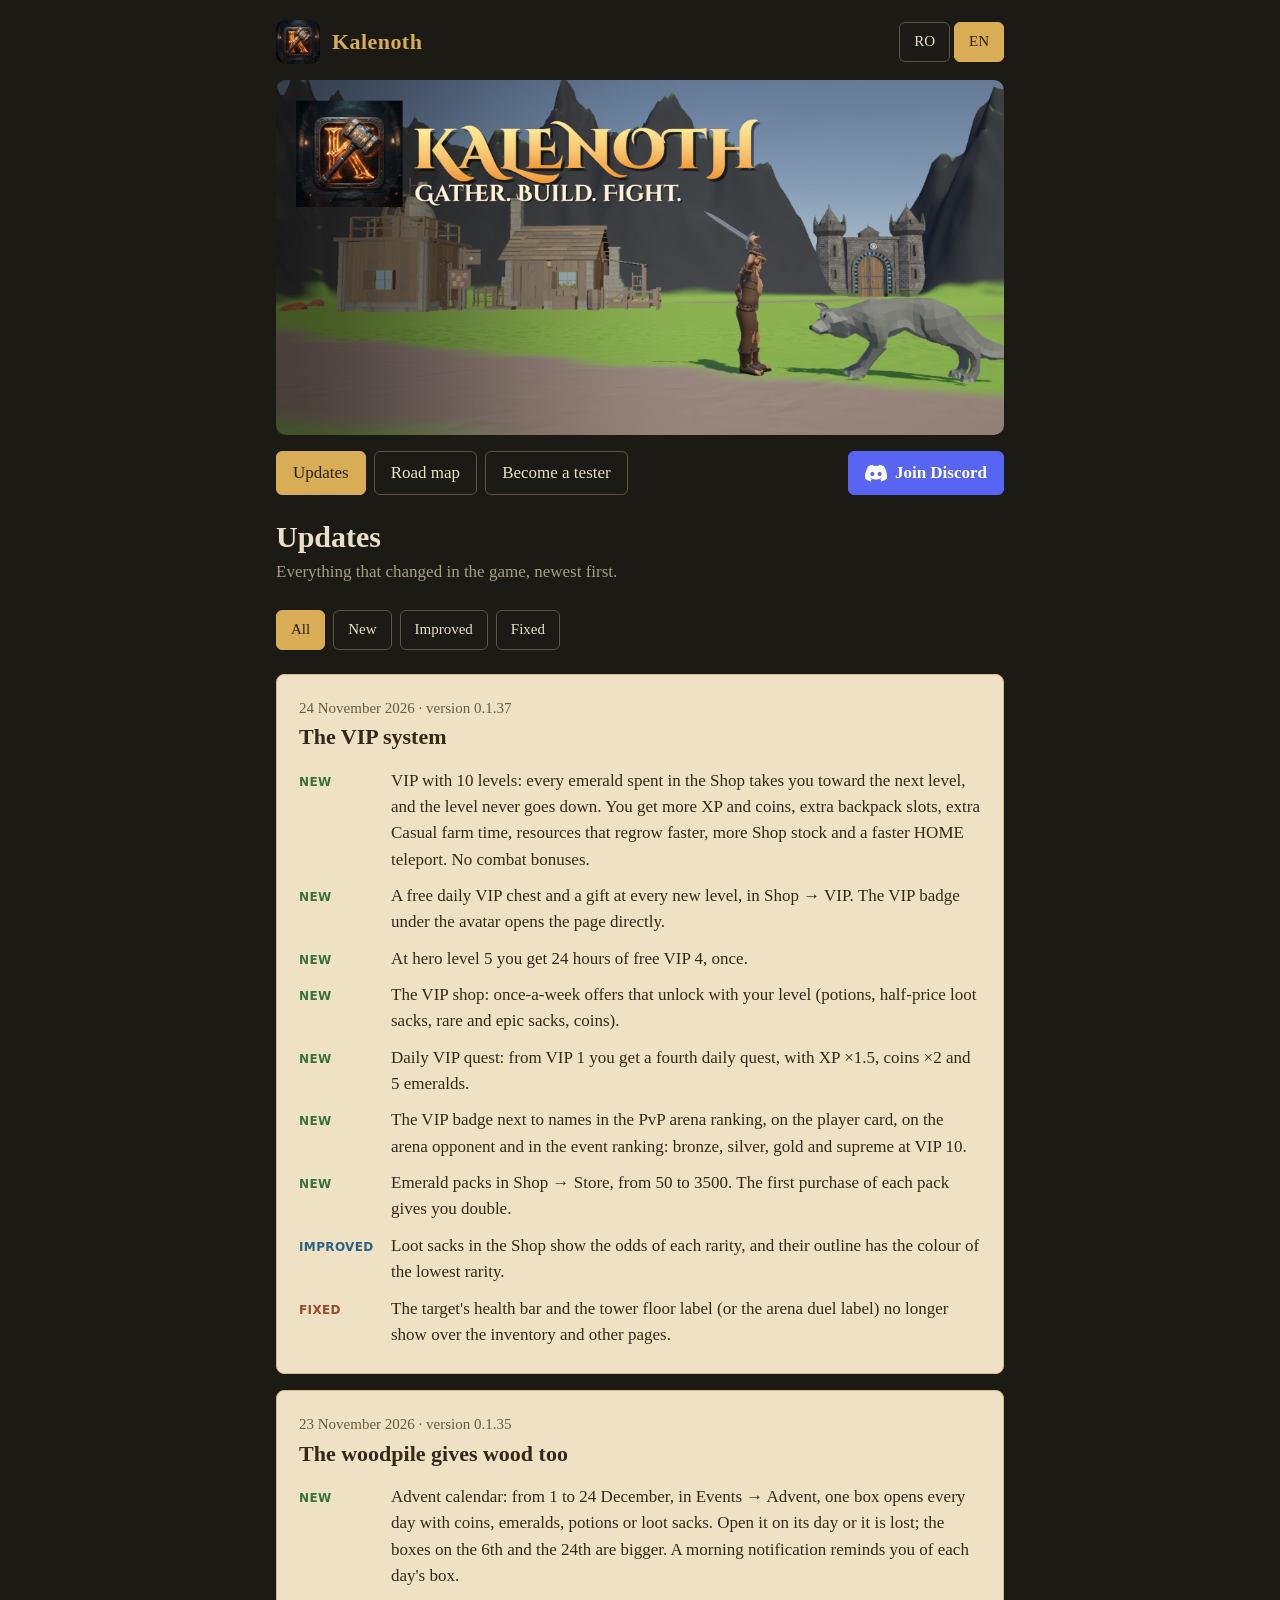
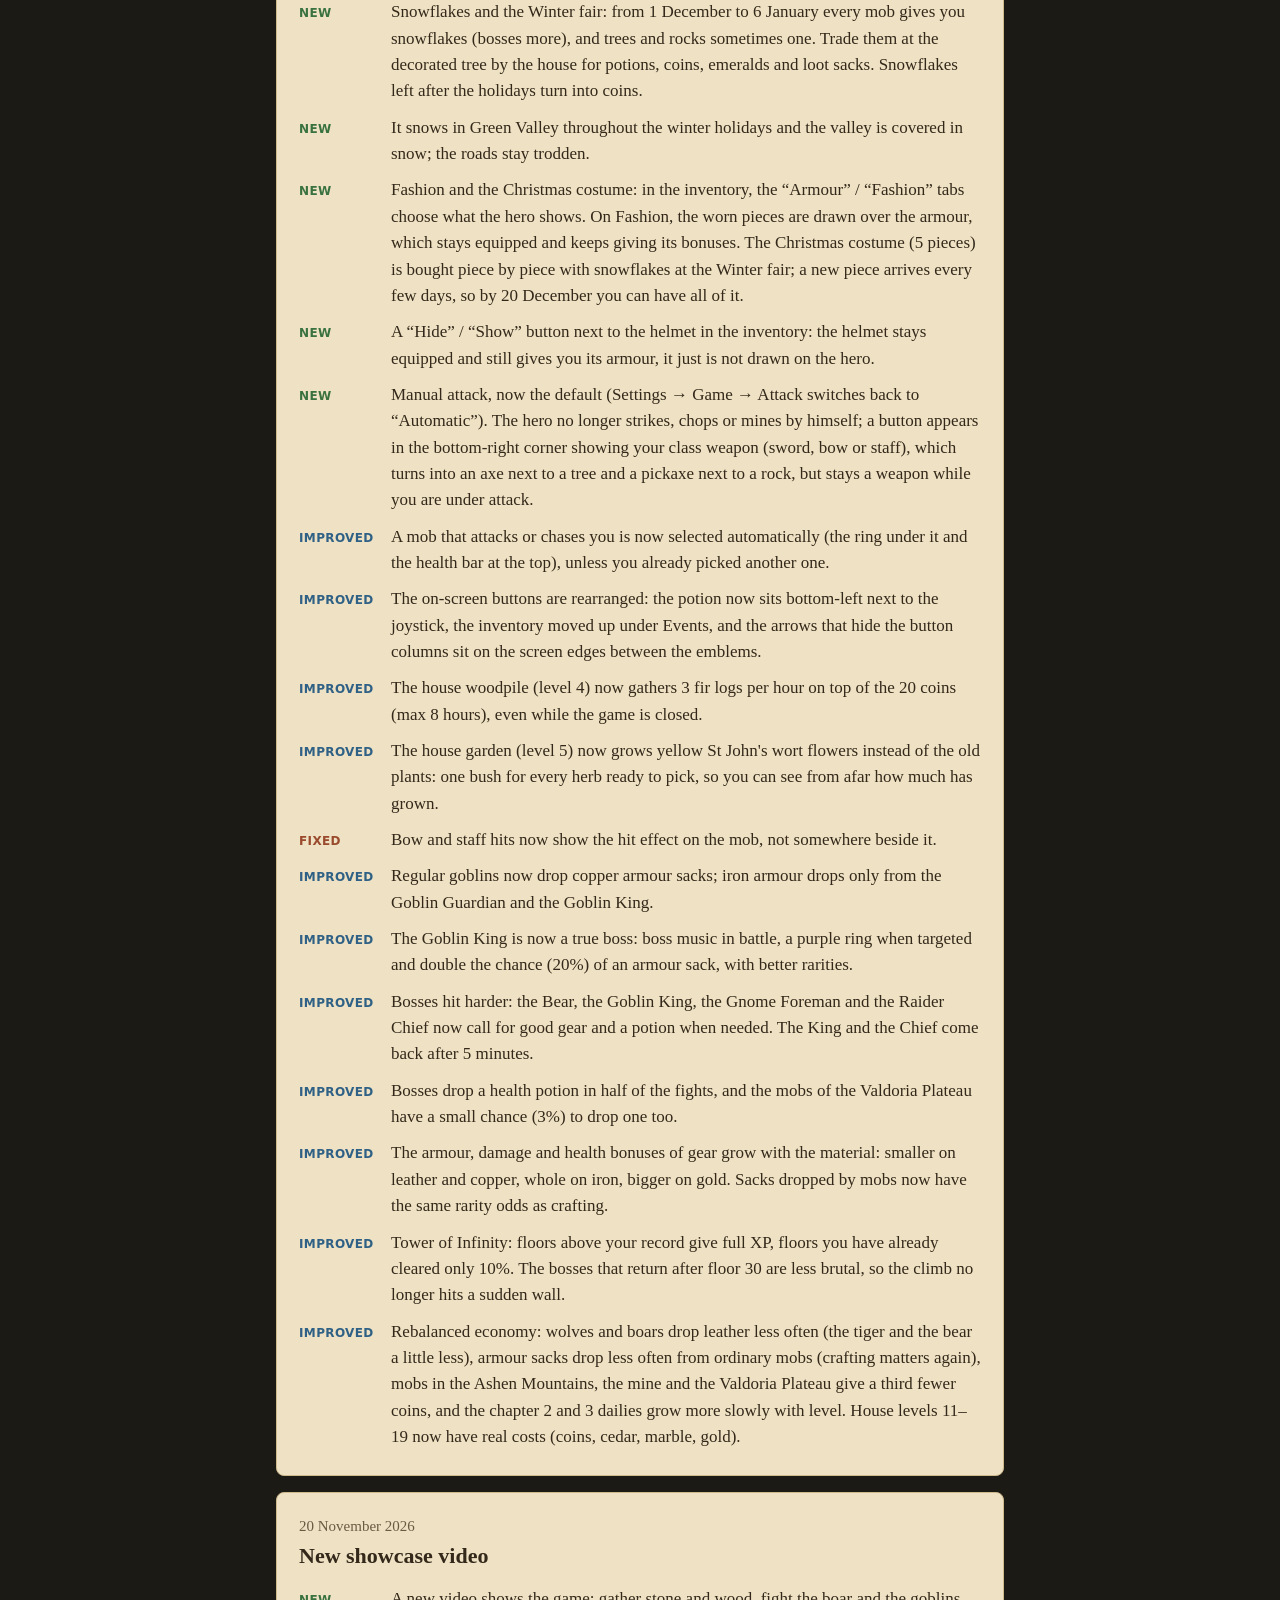
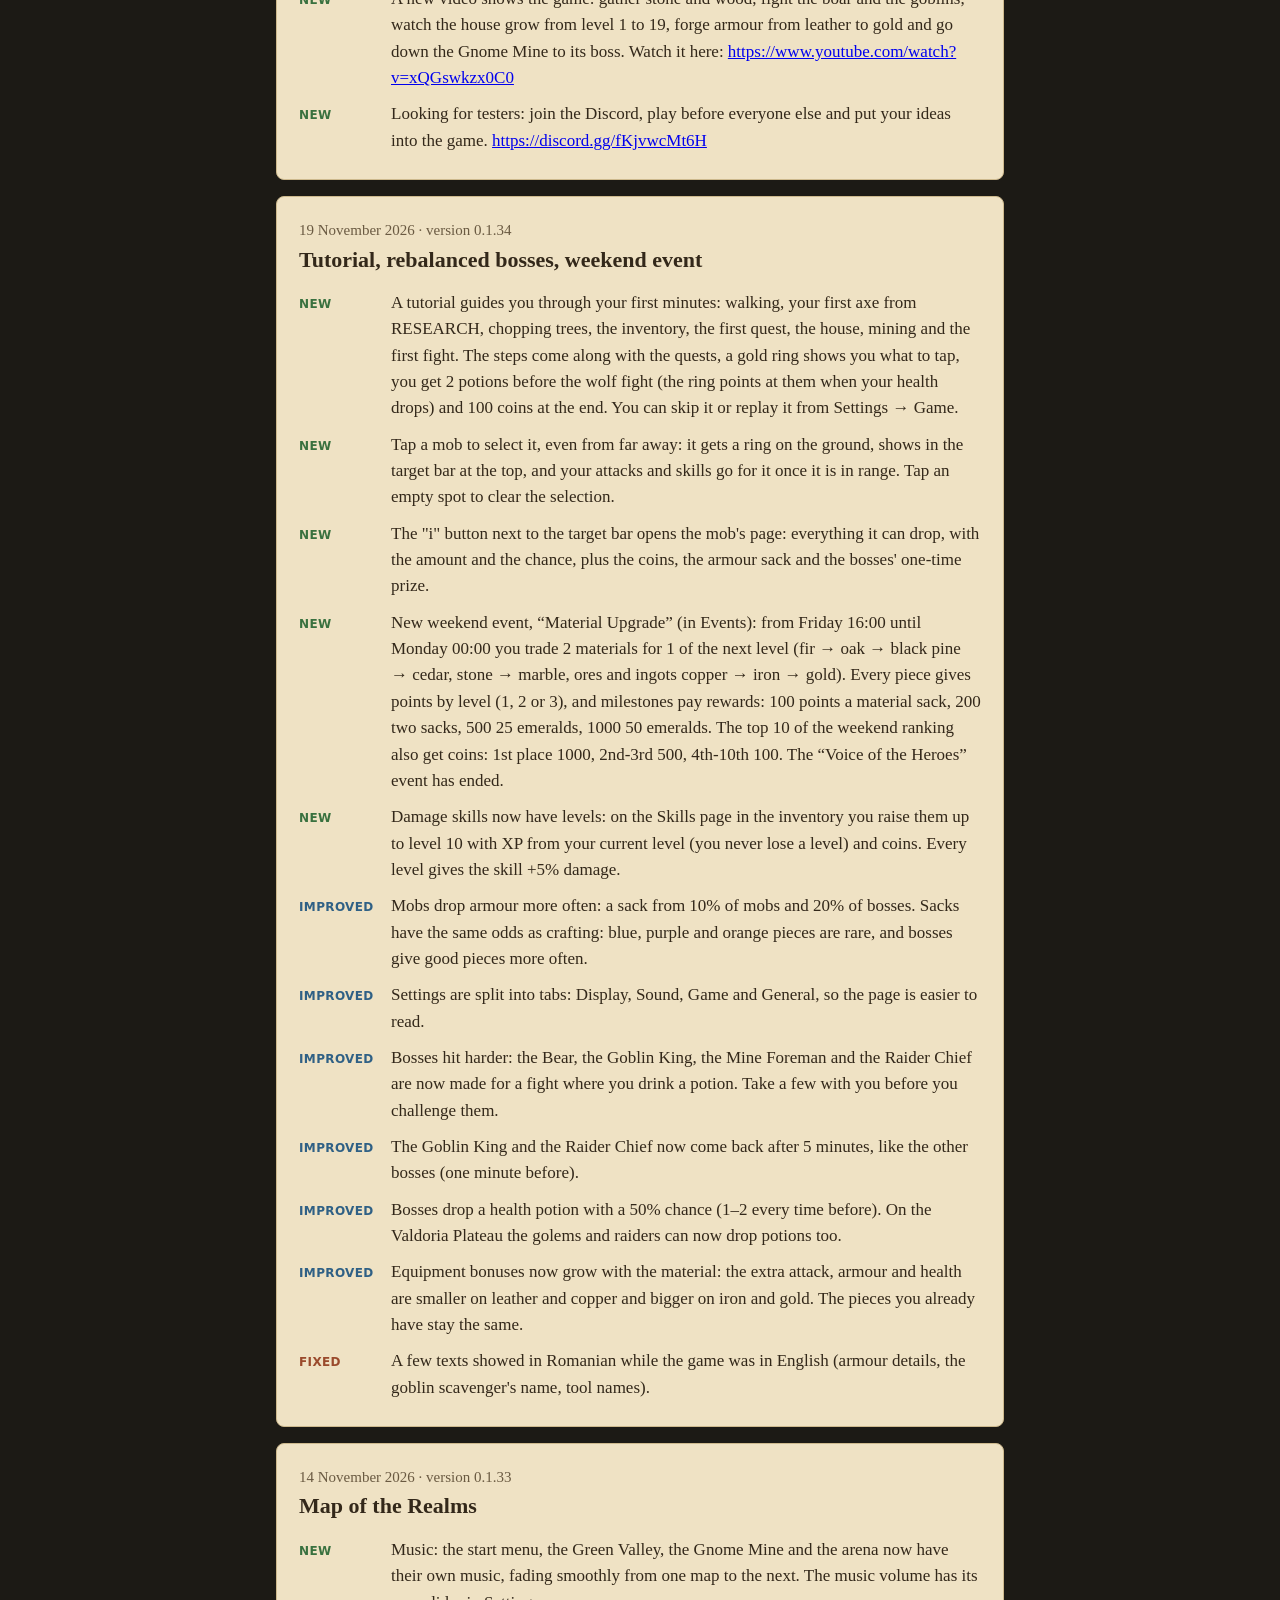
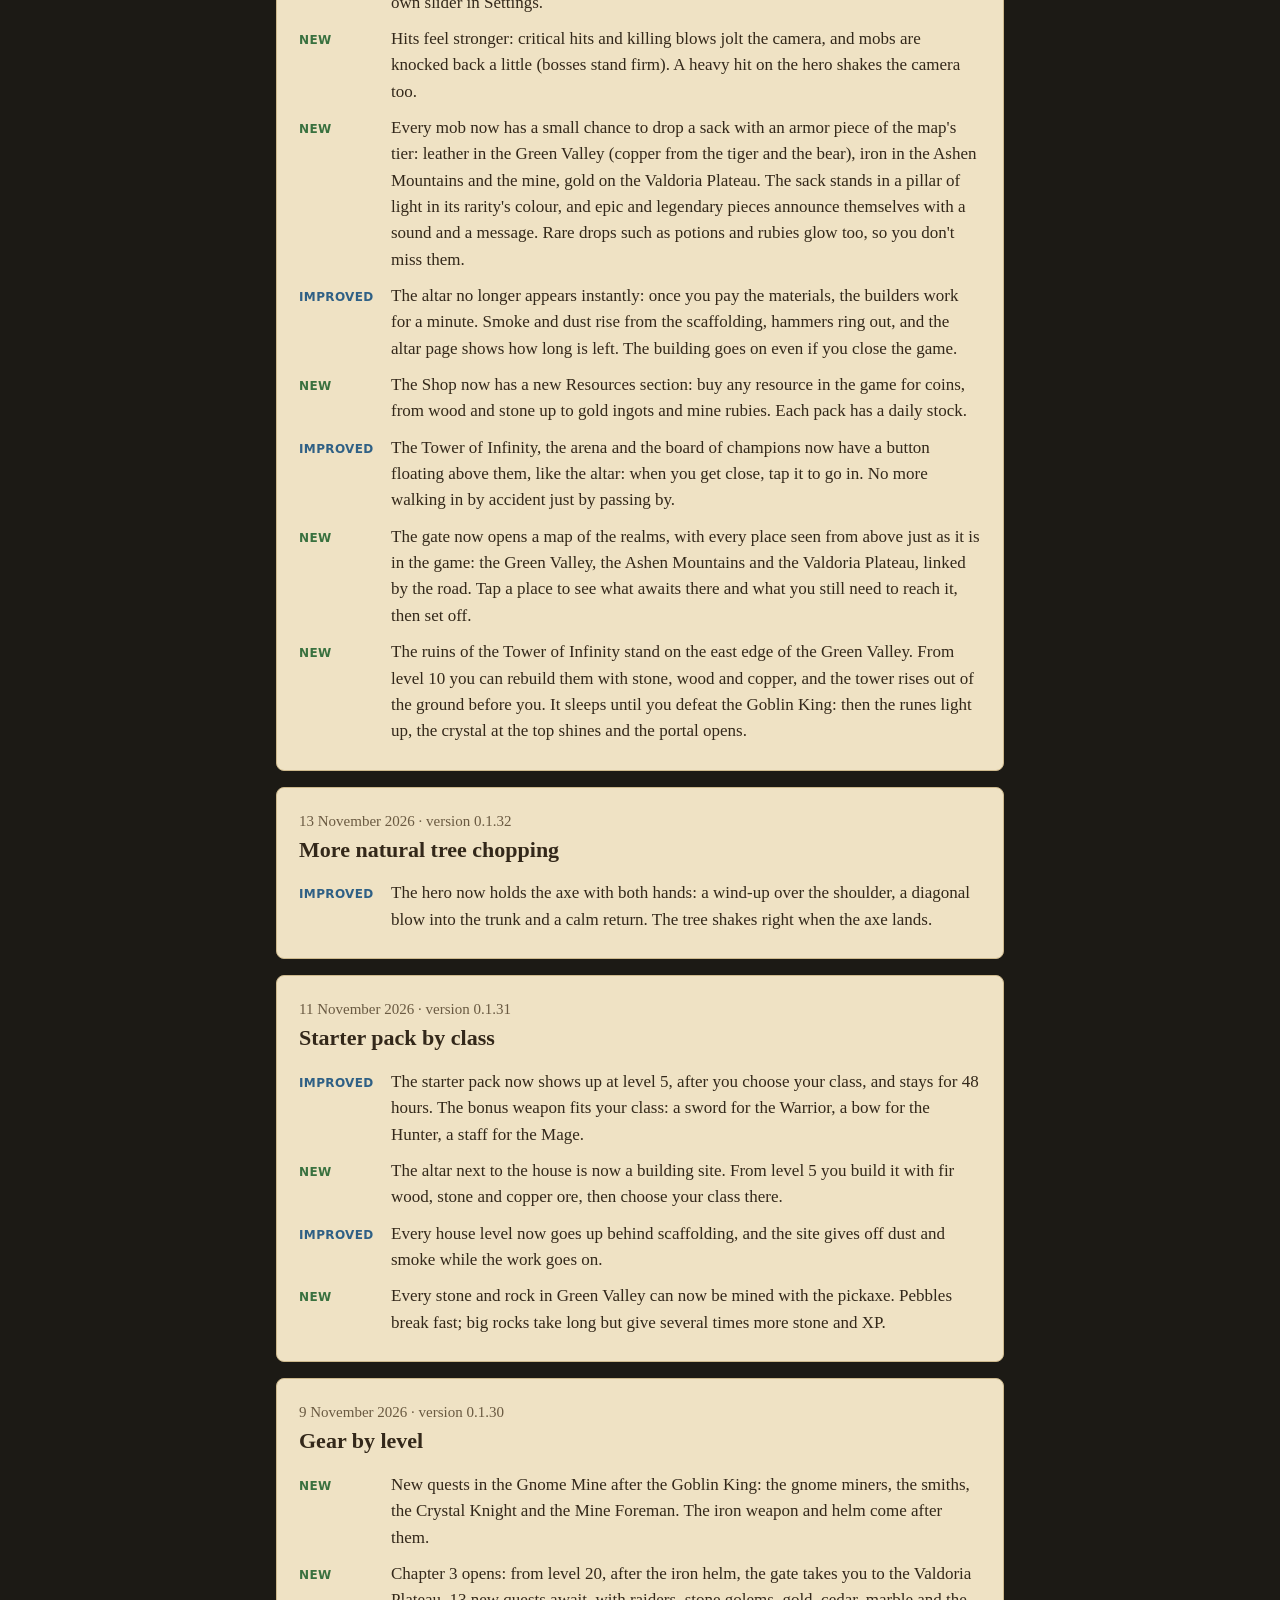
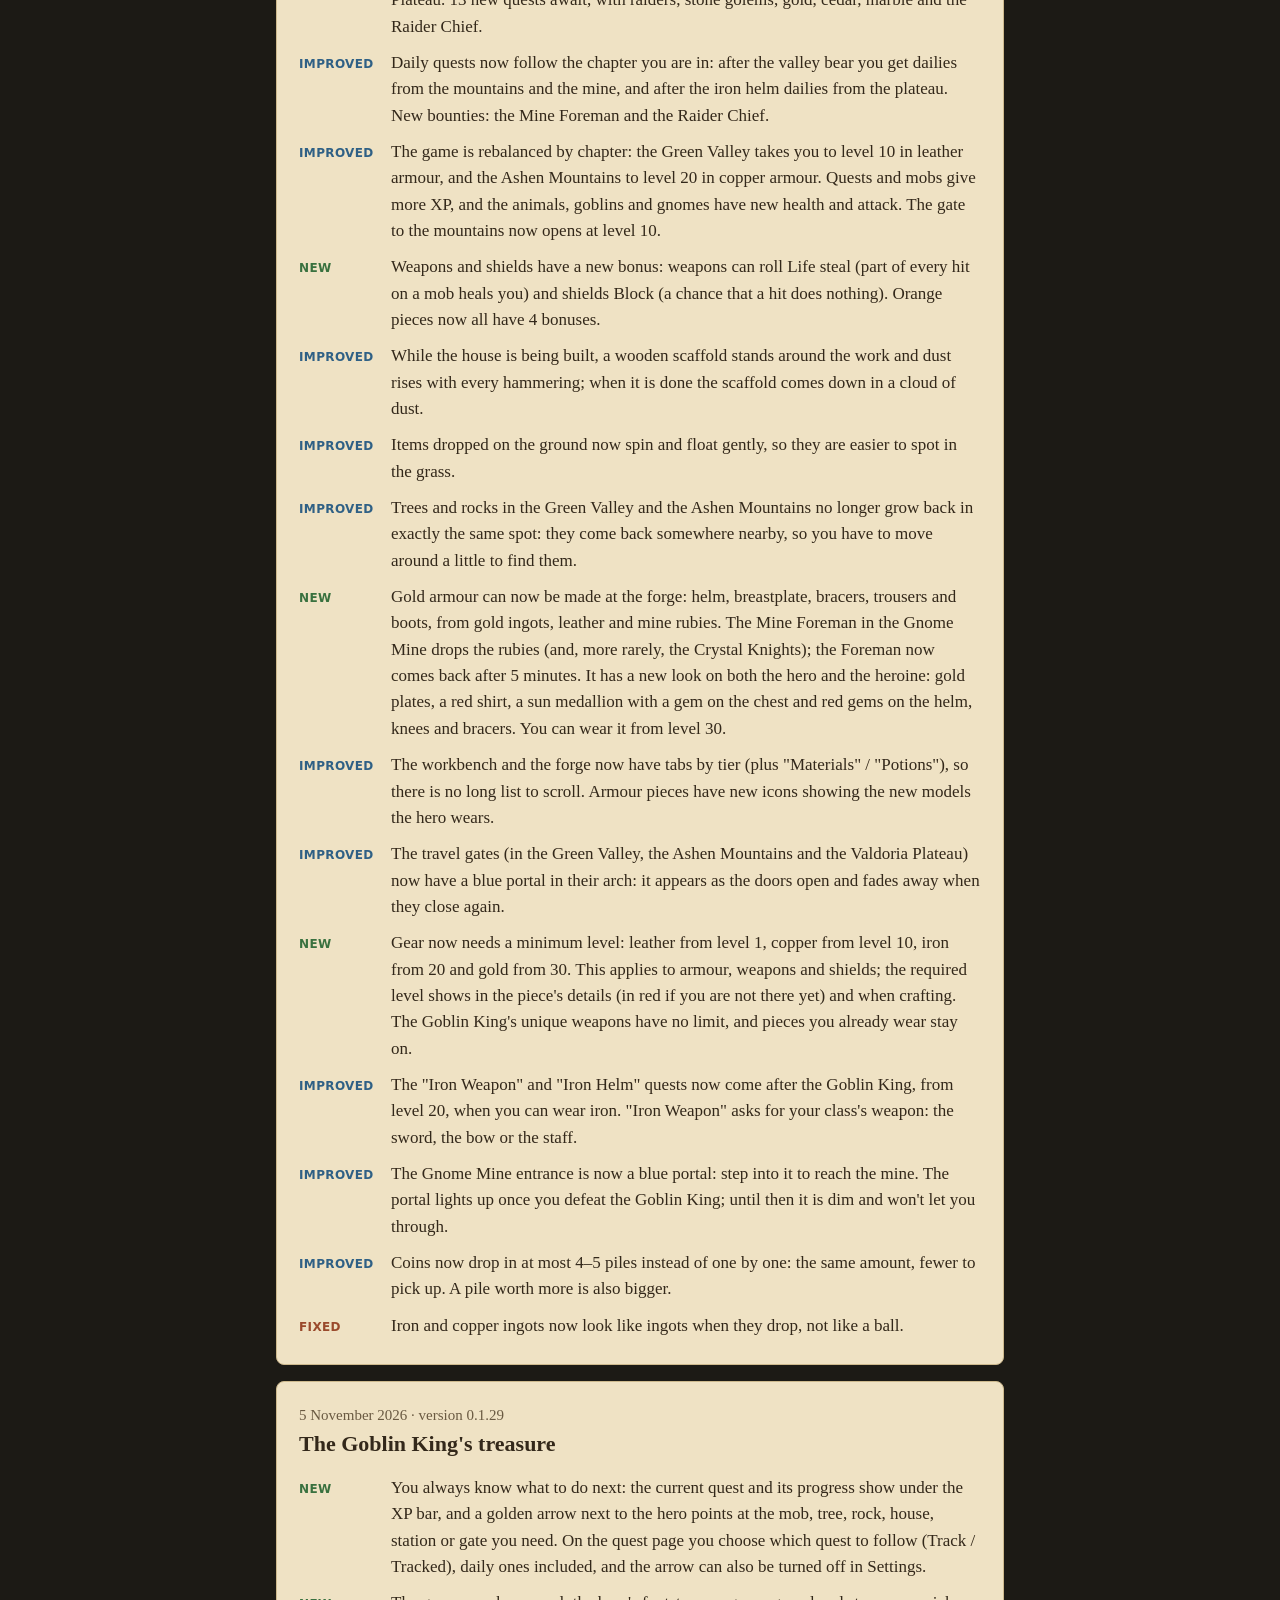
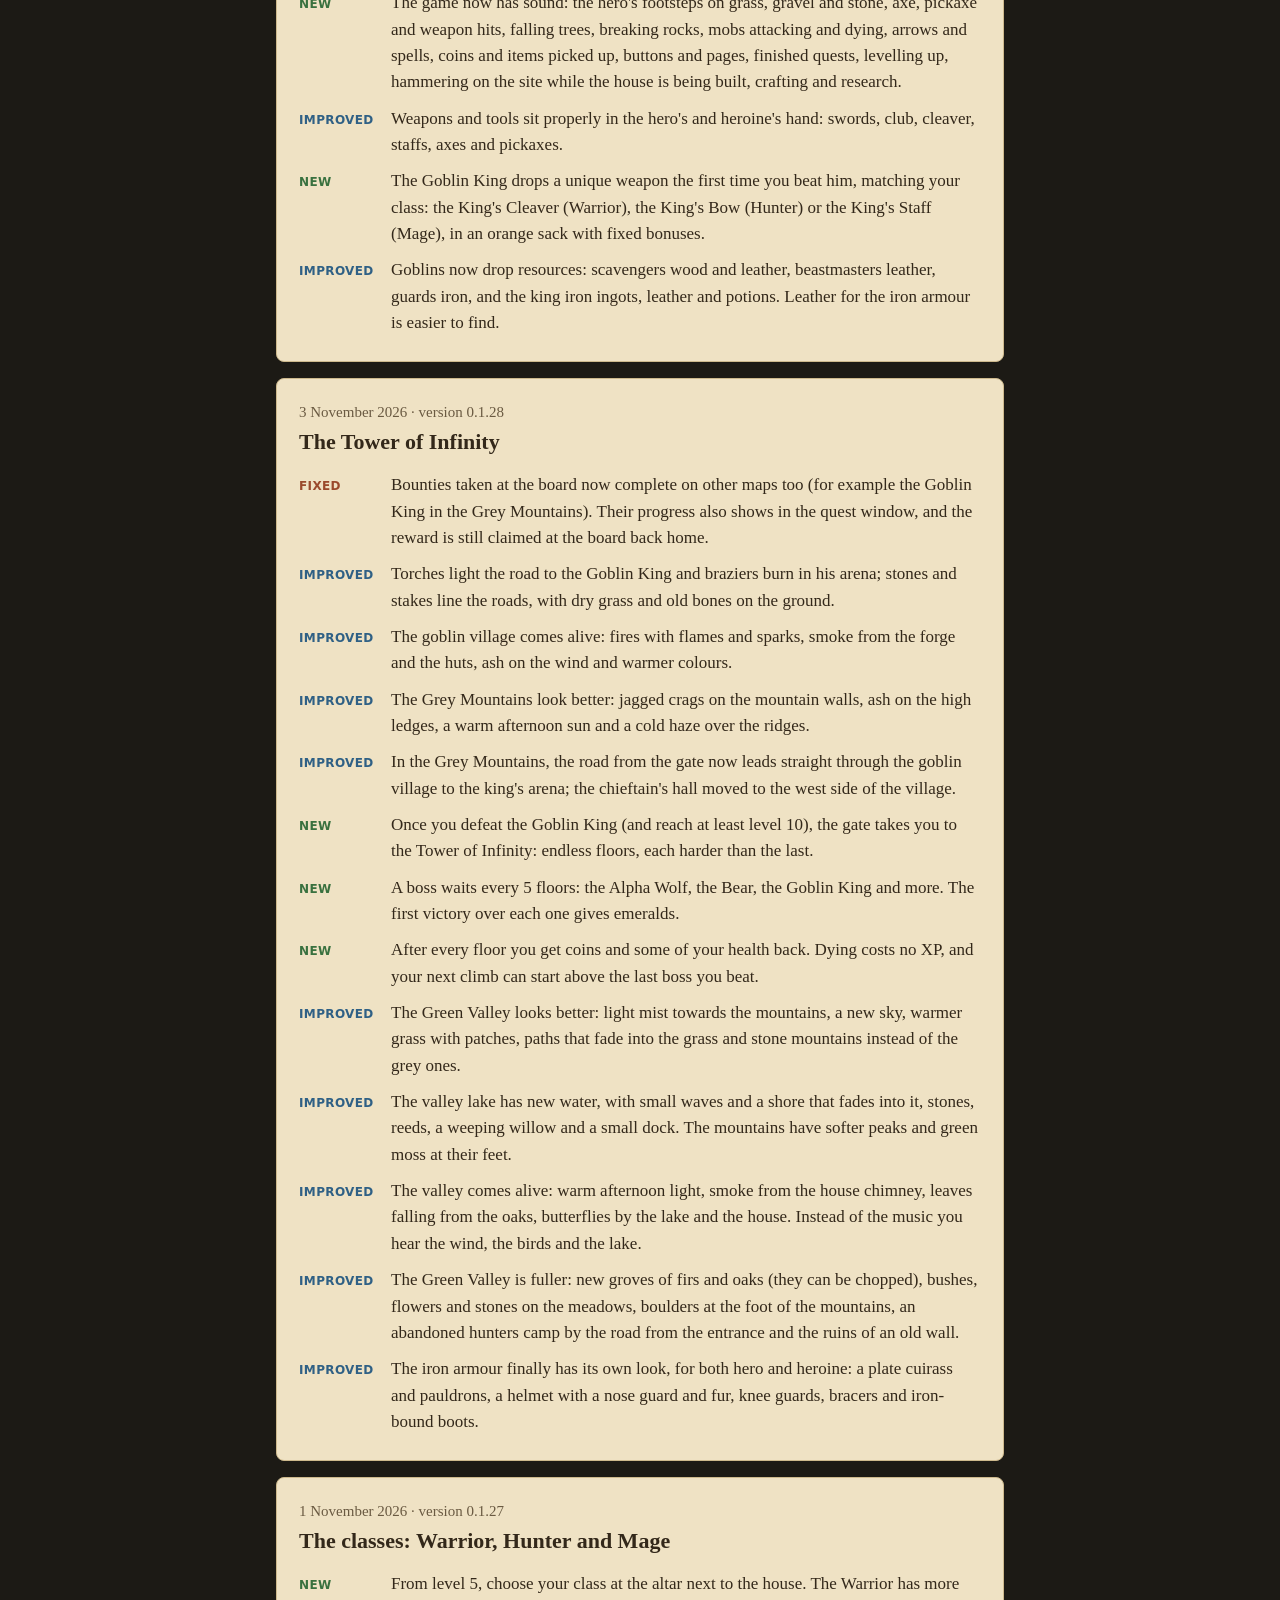
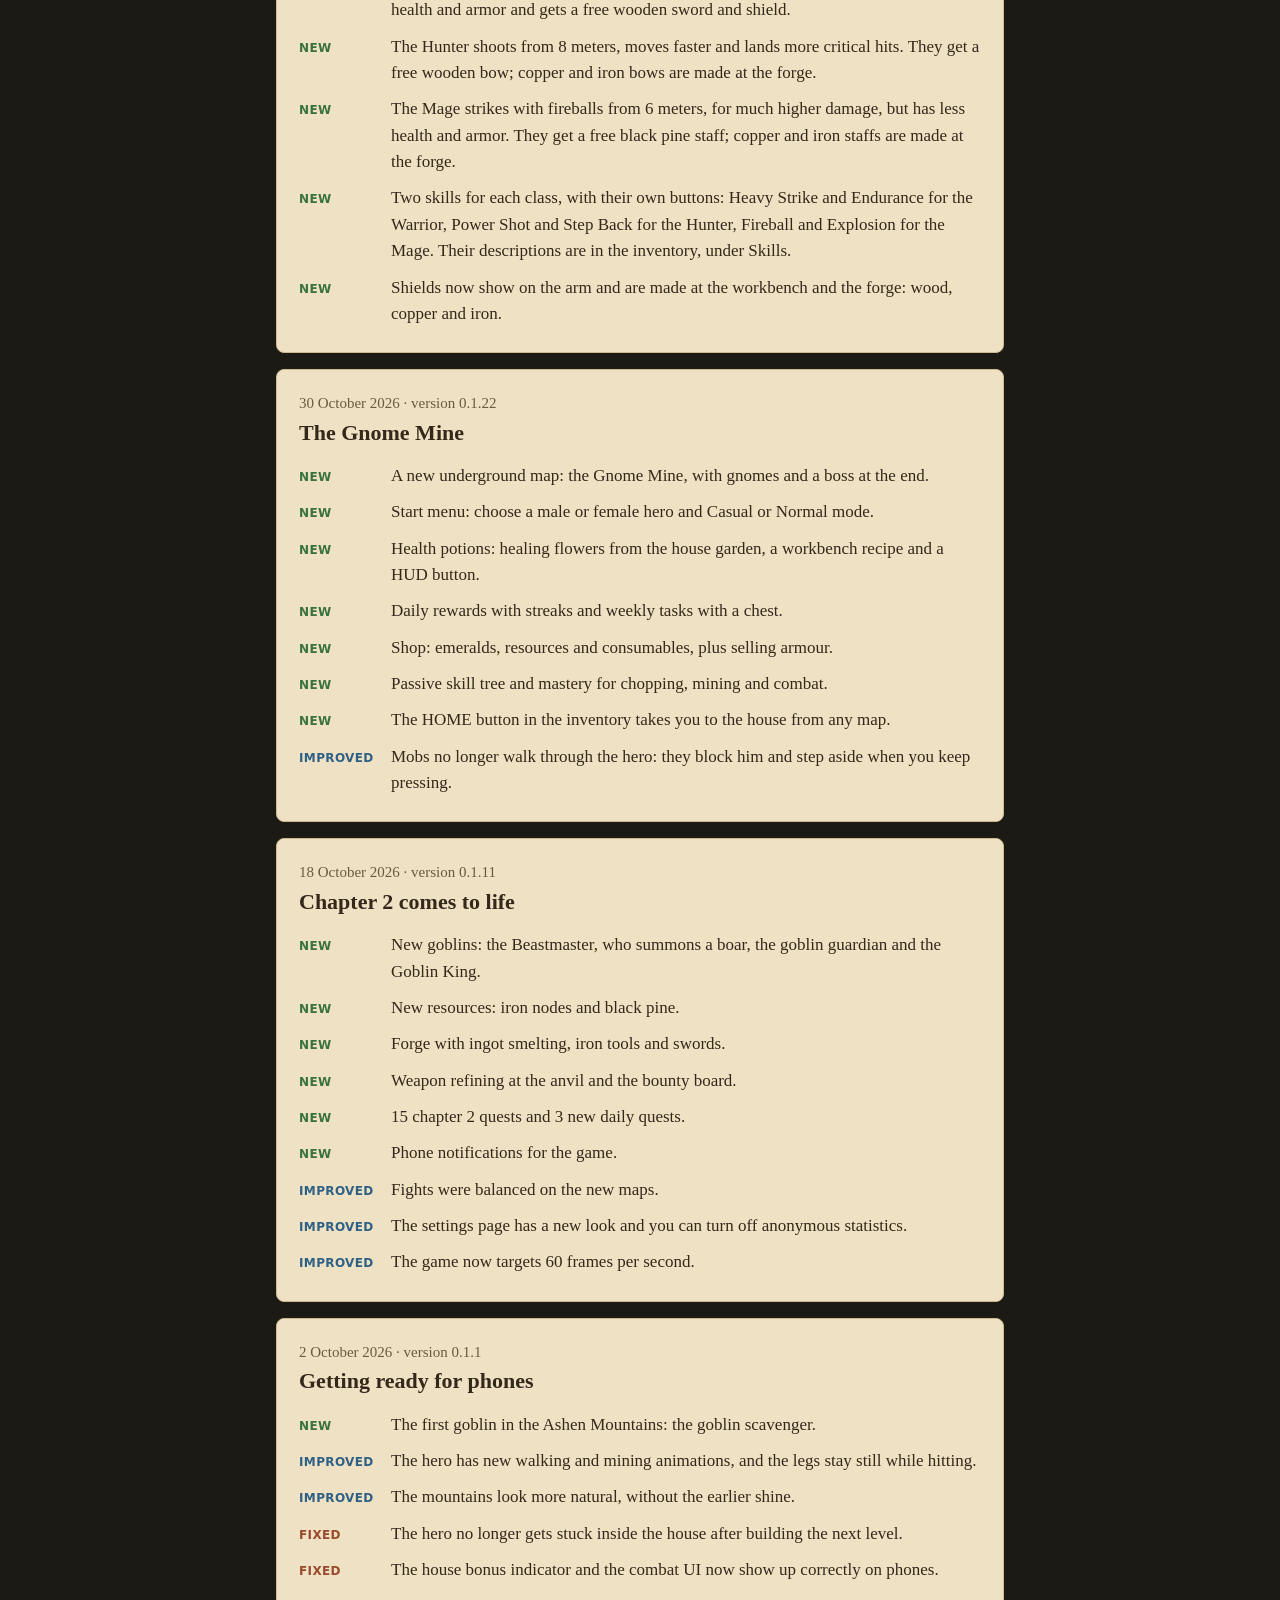
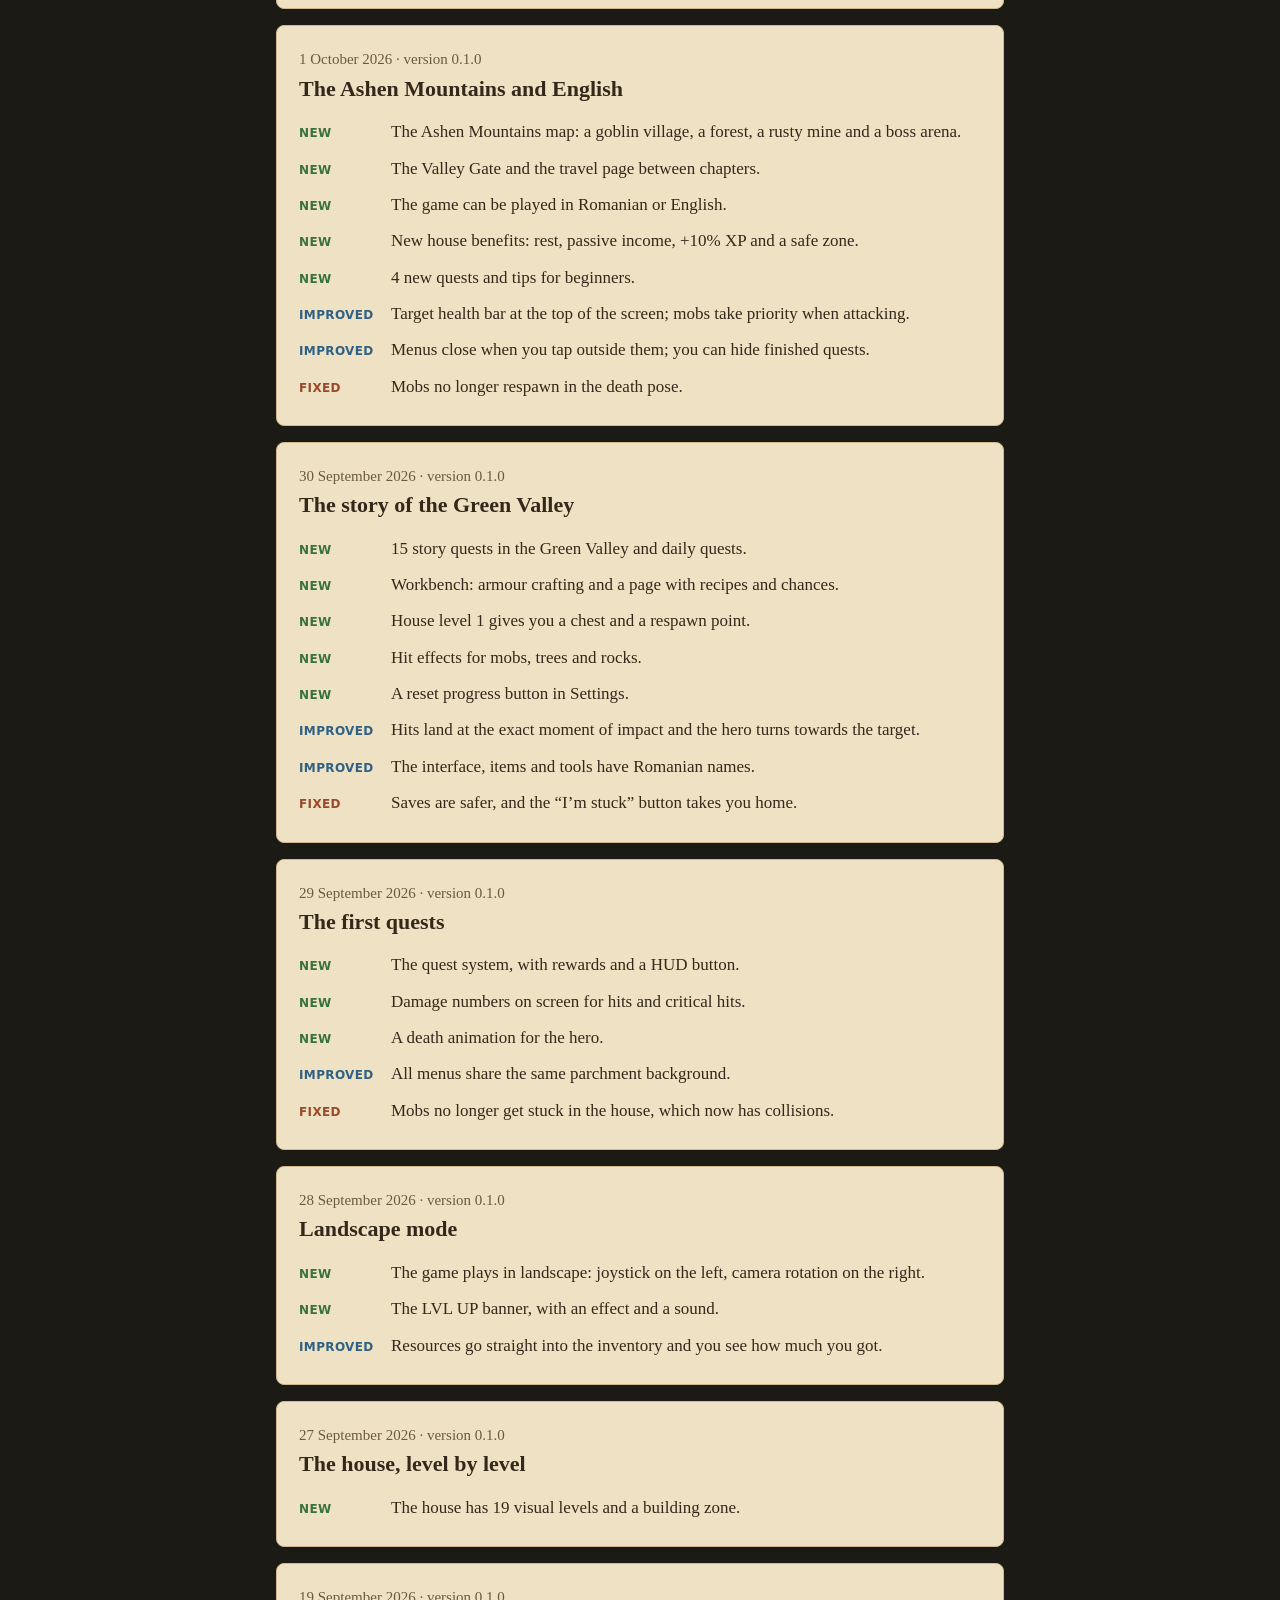
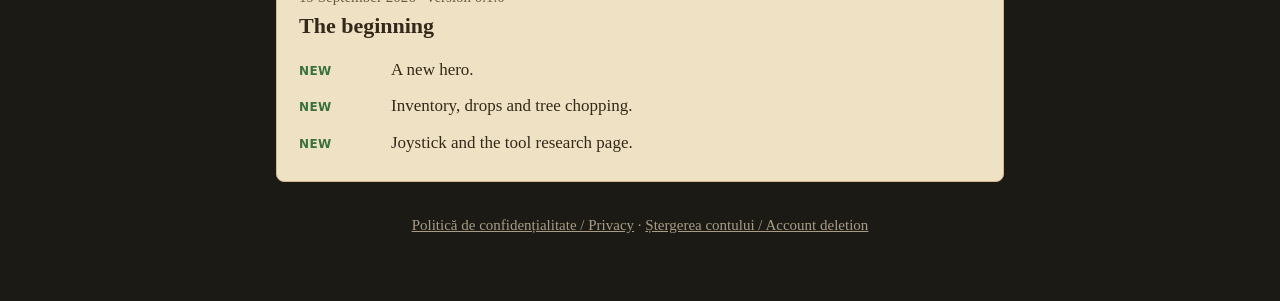
<file: index.html>
<!doctype html>
<html lang="ro">
<head>
<meta charset="utf-8">
<meta name="viewport" content="width=device-width, initial-scale=1">
<title>Kalenoth – Noutăți</title>
<meta name="description" content="Jurnalul de actualizări al jocului Kalenoth.">
<link rel="icon" type="image/png" href="images/icon.png">
<style>
  :root {
    --bg: #1c1a15;
    --paper: #efe2c4;
    --paper-edge: #cdb98d;
    --ink: #33281a;
    --ink-soft: #6a5a42;
    --gold: #d9ad55;
    --text-on-bg: #eadfc8;
    --muted-on-bg: #a89c84;
    --new: #39713f;
    --better: #2f6085;
    --fix: #9a4a2c;
  }
  * { box-sizing: border-box; }
  body {
    margin: 0;
    background: var(--bg);
    color: var(--text-on-bg);
    font: 17px/1.55 Georgia, "Times New Roman", serif;
  }
  .wrap { max-width: 760px; margin: 0 auto; padding: 0 16px 64px; }
  header { padding: 20px 0 8px; }
  .bar { display: flex; align-items: center; gap: 12px; margin-bottom: 16px; }
  .bar img { width: 44px; height: 44px; border-radius: 10px; }
  .bar strong { font-size: 22px; color: var(--gold); letter-spacing: .02em; }
  .lang { margin-left: auto; display: flex; gap: 4px; }
  button {
    font: inherit;
    font-size: 15px;
    min-height: 40px;
    padding: 6px 14px;
    color: var(--text-on-bg);
    background: transparent;
    border: 1px solid #5c5340;
    border-radius: 6px;
    cursor: pointer;
  }
  button:hover { border-color: var(--gold); }
  button:focus-visible { outline: 2px solid var(--gold); outline-offset: 2px; }
  button[aria-pressed="true"] { background: var(--gold); border-color: var(--gold); color: #2a2010; }
  .banner { display: block; width: 100%; height: auto; border-radius: 10px; }
  h1 { font-size: 30px; line-height: 1.2; margin: 24px 0 4px; }
  .lead { margin: 0 0 16px; color: var(--muted-on-bg); }
  .filters { display: flex; flex-wrap: wrap; gap: 8px; margin-bottom: 24px; }
  article {
    background: var(--paper);
    color: var(--ink);
    border: 1px solid var(--paper-edge);
    border-radius: 8px;
    padding: 20px 22px;
    margin-bottom: 16px;
  }
  time { color: var(--ink-soft); font-size: 15px; }
  .ver { color: var(--ink-soft); font-size: 15px; }
  h2 { font-size: 22px; line-height: 1.25; margin: 2px 0 12px; }
  ul { list-style: none; margin: 0; padding: 0; }
  li { display: flex; align-items: baseline; gap: 10px; padding: 5px 0; }
  .tag {
    flex: 0 0 82px;
    font: bold 12px/1.5 system-ui, sans-serif;
    text-transform: uppercase;
    letter-spacing: .03em;
  }
  .tag.new { color: var(--new); }
  .tag.better { color: var(--better); }
  .tag.fix { color: var(--fix); }
  .empty { color: var(--muted-on-bg); }
  ul.plan li { display: list-item; list-style: "– " outside; margin-left: 18px; }
  [hidden] { display: none !important; }
  .nav { display: flex; gap: 8px; margin-top: 16px; }
  .nav a {
    display: flex;
    align-items: center;
    min-height: 44px;
    padding: 6px 16px;
    color: var(--text-on-bg);
    border: 1px solid #5c5340;
    border-radius: 6px;
    text-decoration: none;
  }
  .nav a:hover { border-color: var(--gold); }
  .nav a:focus-visible { outline: 2px solid var(--gold); outline-offset: 2px; }
  .nav a[aria-current="page"] { background: var(--gold); border-color: var(--gold); color: #2a2010; }
  .nav { flex-wrap: wrap; }
  .nav a.discord { gap: 8px; margin-left: auto; background: #5865f2; border-color: #5865f2; color: #fff; font-weight: bold; }
  .nav a.discord:hover { background: #4752c4; border-color: #4752c4; }
  @media (max-width: 520px) { .nav a.discord { margin-left: 0; } }
  .field { margin-bottom: 16px; }
  .field label { display: block; font-weight: bold; margin-bottom: 4px; }
  .field input, .field select {
    width: 100%;
    min-height: 44px;
    padding: 8px 10px;
    font: inherit;
    color: var(--ink);
    background: #fbf5e6;
    border: 1px solid #9c8a64;
    border-radius: 6px;
  }
  .consent { display: flex; gap: 10px; align-items: flex-start; margin-bottom: 16px; }
  .consent input { width: 22px; height: 22px; flex: none; margin: 3px 0 0; }
  .trap { position: absolute; left: -9999px; }
  .submit { background: var(--ink); border-color: var(--ink); color: var(--paper); font-size: 17px; min-height: 46px; padding: 8px 24px; }
  .submit:hover { border-color: var(--ink); background: #4a3b27; }
  .submit:focus-visible { outline-color: var(--ink); }
  .submit:disabled { opacity: .6; cursor: default; }
  .note { font-size: 15px; color: var(--ink-soft); margin: 16px 0 0; }
  .note a, .status a { color: inherit; }
  .install {
    display: inline-flex;
    align-items: center;
    min-height: 46px;
    margin: 4px 8px 0 0;
    padding: 8px 24px;
    background: var(--ink);
    color: var(--paper);
    border-radius: 6px;
    text-decoration: none;
  }
  .install:hover { background: #4a3b27; }
  .install:focus-visible { outline: 2px solid var(--ink); outline-offset: 2px; }
  .status { margin: 16px 0 0; font-weight: bold; }
  .status.error { color: var(--fix); }
  .status.ok { color: var(--new); }
  .legal { margin-top: 32px; font-size: 15px; color: var(--muted-on-bg); text-align: center; }
  .legal a { color: inherit; }
  @media (max-width: 520px) {
    h1 { font-size: 25px; }
    article { padding: 16px; }
    li { flex-direction: column; gap: 0; padding: 7px 0; }
    .tag { flex: none; }
  }
</style>
</head>
<body>
<div class="wrap">
  <header>
    <div class="bar">
      <img src="images/icon.png" alt="">
      <strong>Kalenoth</strong>
      <div class="lang">
        <button type="button" data-lang="ro">RO</button>
        <button type="button" data-lang="en">EN</button>
      </div>
    </div>
    <img class="banner" id="banner" width="1024" height="500" alt="">
    <nav class="nav">
      <a href="#" id="nav-updates" data-t="navUpdates"></a>
      <a href="#roadmap" id="nav-roadmap" data-t="navRoadmap"></a>
      <a href="#tester" id="nav-tester" data-t="navTester"></a>
      <a class="discord" href="https://discord.gg/fKjvwcMt6H" target="_blank" rel="noopener">
        <svg viewBox="0 0 24 24" width="22" height="22" aria-hidden="true"><path fill="currentColor" d="M20.3 4.4A19.8 19.8 0 0 0 15.4 3l-.6 1.3a18.4 18.4 0 0 0-5.6 0L8.6 3a19.7 19.7 0 0 0-4.9 1.5C.6 9.1-.3 13.7.1 18.2a19.9 19.9 0 0 0 6 3l1.3-2.1c-.7-.3-1.4-.6-2-1l.5-.4a14.2 14.2 0 0 0 12.2 0l.5.4c-.6.4-1.3.7-2 1l1.3 2.1a19.8 19.8 0 0 0 6-3c.5-5.2-.8-9.8-3.6-13.8ZM8 15.4c-1.2 0-2.2-1.1-2.2-2.4S6.8 10.6 8 10.6s2.2 1.1 2.2 2.4-1 2.4-2.2 2.4Zm8 0c-1.2 0-2.2-1.1-2.2-2.4s1-2.4 2.2-2.4 2.2 1.1 2.2 2.4-1 2.4-2.2 2.4Z"/></svg>
        <span data-t="navDiscord"></span>
      </a>
    </nav>
    <h1 id="title"></h1>
    <p class="lead" id="lead"></p>
  </header>
  <div id="view-updates">
    <div class="filters" id="filters"></div>
    <main id="log"></main>
  </div>
  <main id="view-roadmap" hidden></main>
  <main id="view-tester" hidden>
    <article>
      <form id="tester-form">
        <div class="field">
          <label for="t-email" data-t="email"></label>
          <input id="t-email" type="email" autocomplete="email" maxlength="200" required>
        </div>
        <div class="field">
          <label for="t-phone" data-t="phone"></label>
          <input id="t-phone" type="text" maxlength="100" required>
        </div>
        <div class="field">
          <label for="t-language" data-t="language"></label>
          <select id="t-language" required>
            <option value="Romana">Română</option>
            <option value="Engleza">English</option>
          </select>
        </div>
        <div class="trap" aria-hidden="true">
          <label for="t-website">Website</label>
          <input id="t-website" type="text" tabindex="-1" autocomplete="off">
        </div>
        <div class="consent">
          <input id="t-consent" type="checkbox" required>
          <label for="t-consent" data-t="consent"></label>
        </div>
        <button class="submit" id="t-submit" type="submit" data-t="send"></button>
        <p class="status" id="t-status" role="status" hidden></p>
      </form>
      <p class="note"><span data-t="privacy"></span> <a href="mailto:lightningbolt.gaming.opa@gmail.com">lightningbolt.gaming.opa@gmail.com</a></p>
    </article>
    <article>
      <h2 data-t="installTitle"></h2>
      <p data-t="installText"></p>
      <a class="install" href="https://play.google.com/apps/testing/com.sergiu.kalenoth" target="_blank" rel="noopener" data-t="joinButton"></a>
      <a class="install" href="https://play.google.com/store/apps/details?id=com.sergiu.kalenoth" target="_blank" rel="noopener" data-t="installButton"></a>
    </article>
  </main>
  <footer class="legal">
    <a href="privacy.html">Politică de confidențialitate / Privacy</a> ·
    <a href="delete-account.html">Ștergerea contului / Account deletion</a>
  </footer>
</div>
<script>
  var TEXT = {
    ro: {
      page: "Kalenoth – Noutăți", title: "Noutăți", lead: "Tot ce s-a schimbat în joc, de la cea mai nouă actualizare.",
      all: "Toate", "new": "Nou", better: "Îmbunătățit", fix: "Reparat", version: "versiunea", empty: "Nimic de afișat aici.", alt: "Kalenoth, joc RPG pentru telefon",
      navUpdates: "Noutăți", navTester: "Devino tester", navRoadmap: "Planuri", roadmapPage: "Kalenoth – Planuri", roadmapTitle: "Ce pregătim",
      roadmapLead: "Ce urmează în actualizările următoare. Planurile se pot schimba; ideile voastre sunt binevenite pe Discord.", roadmapUpdated: "Actualizat la", navDiscord: "Intră pe Discord", testerPage: "Kalenoth – Devino tester", testerTitle: "Devino tester",
      testerLead: "Testul este închis, pe bază de invitație. Completarea formularului nu garantează un loc. Dacă ești acceptat, primești pe e-mail linkul de instalare.",
      email: "Adresa Gmail folosită în Play Store", phone: "Modelul telefonului", language: "Limba preferată",
      consent: "Sunt de acord ca adresa mea să fie folosită pentru acest test.", send: "Trimite", sending: "Se trimite…",
      sent: "Mulțumim! Dacă ești acceptat, primești un e-mail cu linkul de instalare.",
      failed: "Nu am putut trimite formularul. Verifică internetul și încearcă din nou.",
      privacy: "Folosim datele doar pentru organizarea testului și le ștergem după încheierea acestuia. Pentru ștergere mai devreme, scrie la",
      installTitle: "Ai fost acceptat?", installText: "Linkurile funcționează doar pentru testerii invitați, conectați cu adresa trimisă în formular. Mai întâi apasă „Devino tester” pe pagina Google, apoi instalează jocul.", joinButton: "1. Devino tester", installButton: "2. Instalează din Google Play"
    },
    en: {
      page: "Kalenoth – Updates", title: "Updates", lead: "Everything that changed in the game, newest first.",
      all: "All", "new": "New", better: "Improved", fix: "Fixed", version: "version", empty: "Nothing to show here.", alt: "Kalenoth, an RPG for phones",
      navUpdates: "Updates", navTester: "Become a tester", navRoadmap: "Road map", roadmapPage: "Kalenoth – Road map", roadmapTitle: "What we are working on",
      roadmapLead: "What is coming in the next updates. Plans may change; your ideas are welcome on Discord.", roadmapUpdated: "Updated on", navDiscord: "Join Discord", testerPage: "Kalenoth – Become a tester", testerTitle: "Become a tester",
      testerLead: "The test is closed and invitation-only. Submitting this form does not guarantee a place. If you are accepted, you will receive the install link by email.",
      email: "Gmail address used on Play Store", phone: "Phone model", language: "Preferred language",
      consent: "I agree to my address being used for this test.", send: "Send", sending: "Sending…",
      sent: "Thank you! If you are accepted, you will receive an email with the install link.",
      failed: "The form could not be sent. Check your connection and try again.",
      privacy: "We use this data only to run the test and delete it when the test ends. To have it deleted sooner, write to",
      installTitle: "Have you been accepted?", installText: "The links work only for invited testers, signed in with the address sent in the form. First tap “Become a tester” on the Google page, then install the game.", joinButton: "1. Become a tester", installButton: "2. Install from Google Play"
    }
  };
  // Answers go to the Google Form behind the page; the entry ids come from that form.
  var FORM_URL = "https://docs.google.com/forms/d/e/1FAIpQLSedvwPqaAdnxoCcv8z-BupDbZDQs0aPuJ-N9VBoT8dD9r0zBg/formResponse";
  var FORM_CONSENT = "Sunt de acord ca adresa mea să fie folosită pentru acest test. / I agree to my address being used for this test.";
  var statusKey = null;
  // The same file the game downloads for its "Noutăți" page.
  var updates = [];
  var roadmap = null;
  var loaded = false;
  var FILTERS = ["all", "new", "better", "fix"];
  var lang = "ro";
  var filter = "all";

  try {
    var saved = localStorage.getItem("kalenoth-lang");
    if (saved === "ro" || saved === "en") lang = saved;
    else if ((navigator.language || "").toLowerCase().indexOf("ro") !== 0) lang = "en";
  } catch (e) {}

  function el(tag, className, text) {
    var node = document.createElement(tag);
    if (className) node.className = className;
    if (text) node.textContent = text;
    return node;
  }

  // A text span where every https:// address becomes a link (built node by node, no HTML from the file).
  function linked(text) {
    var span = el("span");
    (text || "").split(/(https:\/\/[^\s)]+[^\s).,])/).forEach(function (part, k) {
      if (k % 2 === 1) {
        var a = el("a", "", part);
        a.href = part; a.target = "_blank"; a.rel = "noopener";
        span.appendChild(a);
      } else if (part) {
        span.appendChild(document.createTextNode(part));
      }
    });
    return span;
  }

  function formatDate(iso) {
    var parts = iso.split("-");
    var date = new Date(+parts[0], +parts[1] - 1, +parts[2]);
    return date.toLocaleDateString(lang === "ro" ? "ro-RO" : "en-GB", { day: "numeric", month: "long", year: "numeric" });
  }

  function render() {
    var t = TEXT[lang];
    var view = location.hash === "#tester" ? "tester" : location.hash === "#roadmap" ? "roadmap" : "updates";
    var key = view === "updates" ? "" : view;
    document.documentElement.lang = lang;
    document.title = key ? t[key + "Page"] : t.page;
    document.getElementById("title").textContent = key ? t[key + "Title"] : t.title;
    document.getElementById("lead").textContent = key ? t[key + "Lead"] : t.lead;
    ["updates", "roadmap", "tester"].forEach(function (v) {
      document.getElementById("view-" + v).hidden = v !== view;
      document.getElementById("nav-" + v).toggleAttribute("aria-current", false);
    });
    document.getElementById("nav-" + view).setAttribute("aria-current", "page");
    document.querySelectorAll("[data-t]").forEach(function (node) {
      node.textContent = t[node.getAttribute("data-t")];
    });
    renderStatus();
    var banner = document.getElementById("banner");
    banner.src = "images/banner_" + lang + ".png";
    banner.alt = t.alt;

    document.querySelectorAll("[data-lang]").forEach(function (b) {
      b.setAttribute("aria-pressed", b.getAttribute("data-lang") === lang);
    });

    var filters = document.getElementById("filters");
    filters.textContent = "";
    FILTERS.forEach(function (f) {
      var b = el("button", "", t[f]);
      b.type = "button";
      b.setAttribute("aria-pressed", f === filter);
      b.onclick = function () { filter = f; render(); };
      filters.appendChild(b);
    });

    var log = document.getElementById("log");
    log.textContent = "";
    var shown = 0;
    updates.forEach(function (update) {
      var items = update.items.filter(function (i) { return filter === "all" || i.type === filter; });
      if (!items.length) return;
      shown++;
      var article = el("article");
      var time = el("time", "", formatDate(update.date));
      time.dateTime = update.date;
      article.appendChild(time);
      if (update.version) article.appendChild(el("span", "ver", " · " + t.version + " " + update.version));
      article.appendChild(el("h2", "", update.title[lang]));
      var list = el("ul");
      items.forEach(function (i) {
        var li = el("li");
        li.appendChild(el("span", "tag " + i.type, t[i.type]));
        li.appendChild(linked(i[lang] || i.ro));
        list.appendChild(li);
      });
      article.appendChild(list);
      log.appendChild(article);
    });
    if (!shown && loaded) log.appendChild(el("p", "empty", t.empty));

    var plans = document.getElementById("view-roadmap");
    plans.textContent = "";
    if (!roadmap) { if (loaded) plans.appendChild(el("p", "empty", t.empty)); return; }
    roadmap.stages.forEach(function (stage) {
      var article = el("article");
      article.appendChild(el("h2", "", stage.title[lang]));
      var list = el("ul", "plan");
      stage.items.forEach(function (i) { list.appendChild(el("li", "", i[lang] || i.ro)); });
      article.appendChild(list);
      plans.appendChild(article);
    });
    plans.appendChild(el("p", "empty", t.roadmapUpdated + " " + formatDate(roadmap.updated)));
  }

  document.querySelectorAll("[data-lang]").forEach(function (b) {
    b.onclick = function () {
      lang = b.getAttribute("data-lang");
      try { localStorage.setItem("kalenoth-lang", lang); } catch (e) {}
      document.getElementById("t-language").value = lang === "ro" ? "Romana" : "Engleza";
      render();
    };
  });

  function renderStatus() {
    var status = document.getElementById("t-status");
    status.hidden = !statusKey;
    status.className = "status " + (statusKey === "sent" ? "ok" : "error");
    status.textContent = statusKey ? TEXT[lang][statusKey] : "";
  }

  document.getElementById("tester-form").onsubmit = function (event) {
    event.preventDefault();
    var form = event.target;
    var button = document.getElementById("t-submit");
    function done(key) {
      statusKey = key;
      button.disabled = false;
      button.textContent = TEXT[lang].send;
      if (key === "sent") form.reset();
      document.getElementById("t-language").value = lang === "ro" ? "Romana" : "Engleza";
      renderStatus();
    }
    // Bots fill the hidden field: they see the usual message and nothing is sent.
    if (document.getElementById("t-website").value) { done("sent"); return; }

    var body = new URLSearchParams();
    body.append("entry.1663942067", document.getElementById("t-email").value.trim());
    body.append("entry.1029943765", document.getElementById("t-phone").value.trim());
    body.append("entry.1594879448", document.getElementById("t-language").value);
    body.append("entry.1222540456", FORM_CONSENT);

    statusKey = null;
    renderStatus();
    button.disabled = true;
    button.textContent = TEXT[lang].sending;
    // Google sends no readable reply to other sites, so only a network failure can be detected here.
    fetch(FORM_URL, { method: "POST", mode: "no-cors", body: body })
      .then(function () { done("sent"); })
      .catch(function () { done("failed"); });
  };

  document.getElementById("t-language").value = lang === "ro" ? "Romana" : "Engleza";
  window.addEventListener("hashchange", render);
  render();
  function load(file) {
    return fetch(file, { cache: "no-cache" }).then(function (r) { return r.json(); }).catch(function () { return null; });
  }
  Promise.all([load("updates.json"), load("roadmap.json")]).then(function (data) {
    if (data[0]) updates = data[0].updates;
    roadmap = data[1];
    loaded = true;
    render();
  });
</script>
</body>
</html>
</file>
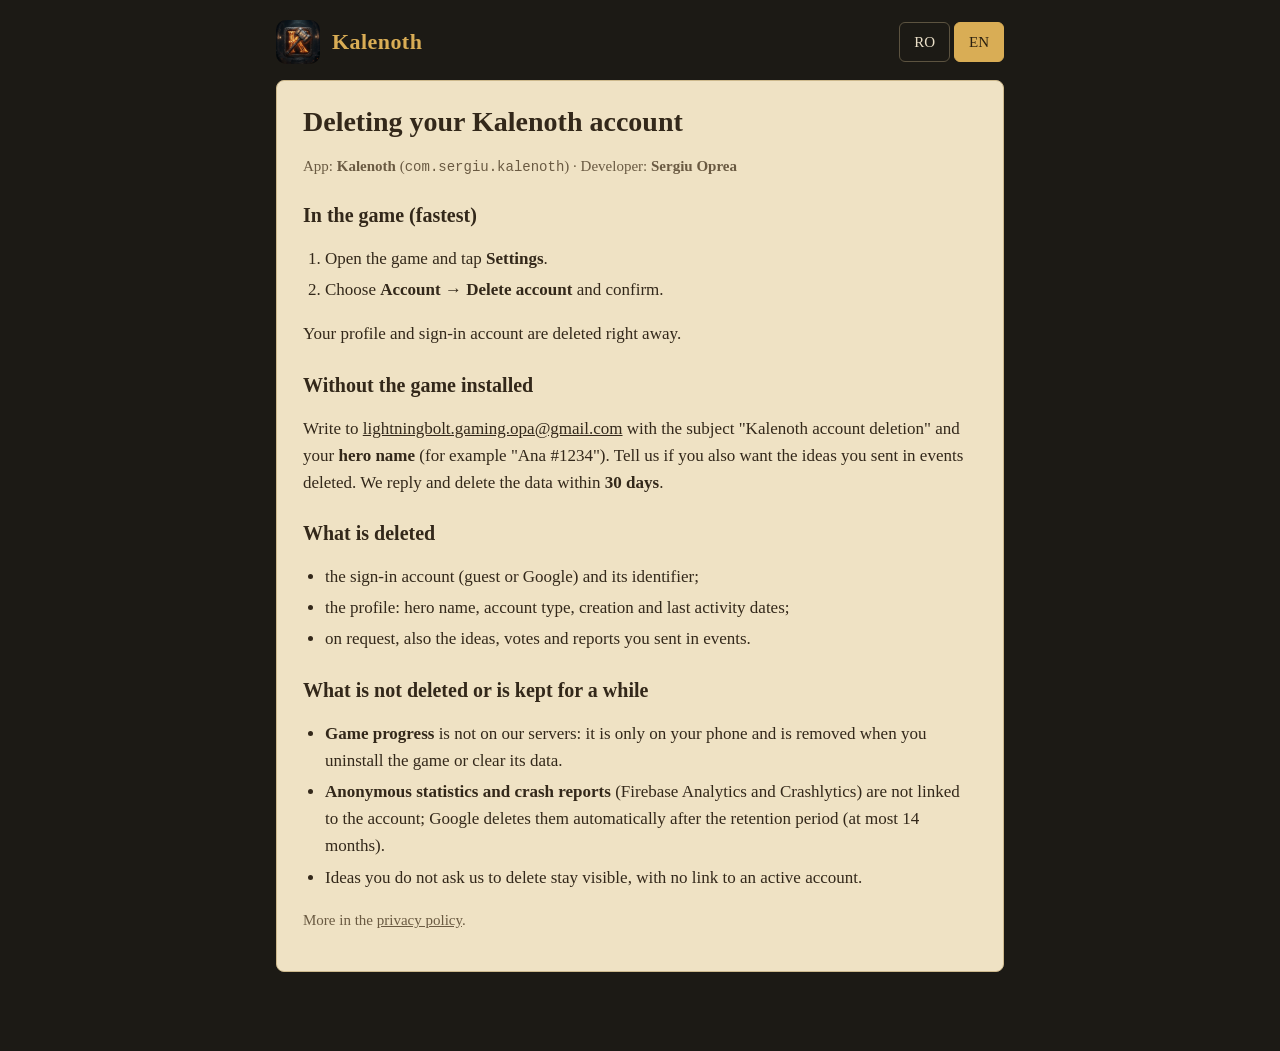
<file: delete-account.html>
<!doctype html>
<html lang="ro">
<head>
<meta charset="utf-8">
<meta name="viewport" content="width=device-width, initial-scale=1">
<title>Kalenoth – Ștergerea contului</title>
<meta name="description" content="Cum îți ștergi contul de joc Kalenoth și datele asociate. / How to delete your Kalenoth game account and its data.">
<link rel="icon" type="image/png" href="images/icon.png">
<link rel="stylesheet" href="legal.css">
</head>
<body>
<div class="wrap">
  <header class="bar">
    <a class="home" href="./"><img src="images/icon.png" alt=""><strong>Kalenoth</strong></a>
    <div class="lang">
      <button type="button" data-lang="ro">RO</button>
      <button type="button" data-lang="en">EN</button>
    </div>
  </header>

  <article lang="ro" data-lang="ro">
    <h1>Ștergerea contului Kalenoth</h1>
    <p class="meta">Aplicație: <b>Kalenoth</b> (<code>com.sergiu.kalenoth</code>) · Dezvoltator: <b>Sergiu Oprea</b></p>

    <h2>Din joc (cel mai rapid)</h2>
    <ol>
      <li>Deschide jocul și apasă <b>Setări</b>.</li>
      <li>Alege <b>Cont → Șterge contul</b> și confirmă.</li>
    </ol>
    <p>Profilul și contul de autentificare se șterg imediat.</p>

    <h2>Fără jocul instalat</h2>
    <p>Scrie-ne la <a href="mailto:lightningbolt.gaming.opa@gmail.com?subject=Stergere%20cont%20Kalenoth">lightningbolt.gaming.opa@gmail.com</a>
      cu subiectul „Ștergere cont Kalenoth” și <b>numele eroului</b> (de exemplu „Ana #1234”). Spune-ne dacă vrei să ștergem și ideile trimise în evenimente.
      Răspundem și ștergem datele în cel mult <b>30 de zile</b>.</p>

    <h2>Ce se șterge</h2>
    <ul>
      <li>contul de autentificare (oaspete sau Google) și identificatorul lui;</li>
      <li>profilul: numele eroului, tipul contului, datele de creare și de ultimă activitate;</li>
      <li>la cerere, și ideile, voturile și rapoartele trimise în evenimente.</li>
    </ul>

    <h2>Ce nu se șterge sau rămâne o vreme</h2>
    <ul>
      <li><b>Progresul jocului</b> nu e pe serverele noastre: e doar pe telefonul tău și se șterge când dezinstalezi jocul sau îi ștergi datele.</li>
      <li><b>Statisticile anonime și rapoartele de erori</b> (Firebase Analytics și Crashlytics) nu sunt legate de cont; Google le șterge automat după perioada de păstrare (cel mult 14 luni).</li>
      <li>Ideile pe care nu ceri să le ștergem rămân vizibile, fără legătură cu un cont activ.</li>
    </ul>

    <p class="foot">Detalii în <a href="privacy.html">politica de confidențialitate</a>.</p>
  </article>

  <article lang="en" data-lang="en">
    <h1>Deleting your Kalenoth account</h1>
    <p class="meta">App: <b>Kalenoth</b> (<code>com.sergiu.kalenoth</code>) · Developer: <b>Sergiu Oprea</b></p>

    <h2>In the game (fastest)</h2>
    <ol>
      <li>Open the game and tap <b>Settings</b>.</li>
      <li>Choose <b>Account → Delete account</b> and confirm.</li>
    </ol>
    <p>Your profile and sign-in account are deleted right away.</p>

    <h2>Without the game installed</h2>
    <p>Write to <a href="mailto:lightningbolt.gaming.opa@gmail.com?subject=Kalenoth%20account%20deletion">lightningbolt.gaming.opa@gmail.com</a>
      with the subject "Kalenoth account deletion" and your <b>hero name</b> (for example "Ana #1234"). Tell us if you also want the ideas you sent in events deleted.
      We reply and delete the data within <b>30 days</b>.</p>

    <h2>What is deleted</h2>
    <ul>
      <li>the sign-in account (guest or Google) and its identifier;</li>
      <li>the profile: hero name, account type, creation and last activity dates;</li>
      <li>on request, also the ideas, votes and reports you sent in events.</li>
    </ul>

    <h2>What is not deleted or is kept for a while</h2>
    <ul>
      <li><b>Game progress</b> is not on our servers: it is only on your phone and is removed when you uninstall the game or clear its data.</li>
      <li><b>Anonymous statistics and crash reports</b> (Firebase Analytics and Crashlytics) are not linked to the account; Google deletes them automatically after the retention period (at most 14 months).</li>
      <li>Ideas you do not ask us to delete stay visible, with no link to an active account.</li>
    </ul>

    <p class="foot">More in the <a href="privacy.html">privacy policy</a>.</p>
  </article>
</div>
<script src="legal.js"></script>
</body>
</html>
</file>
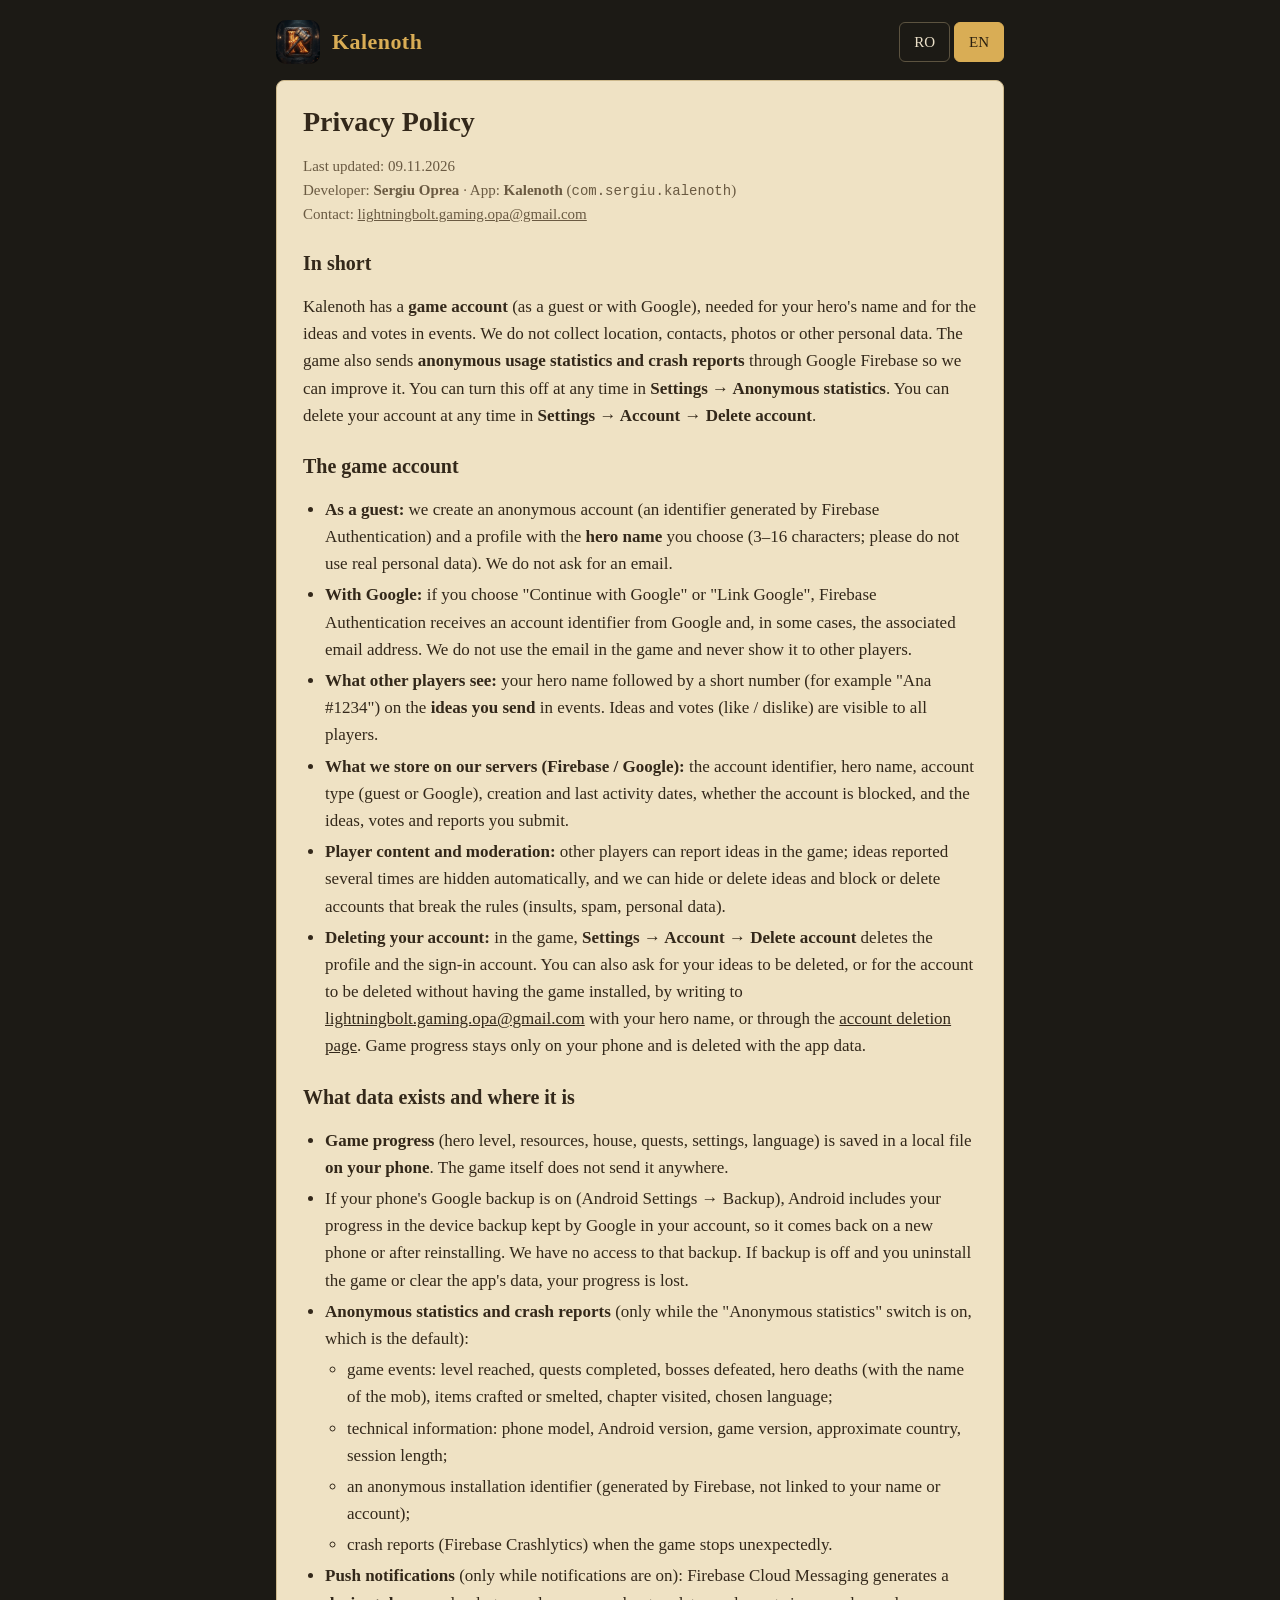
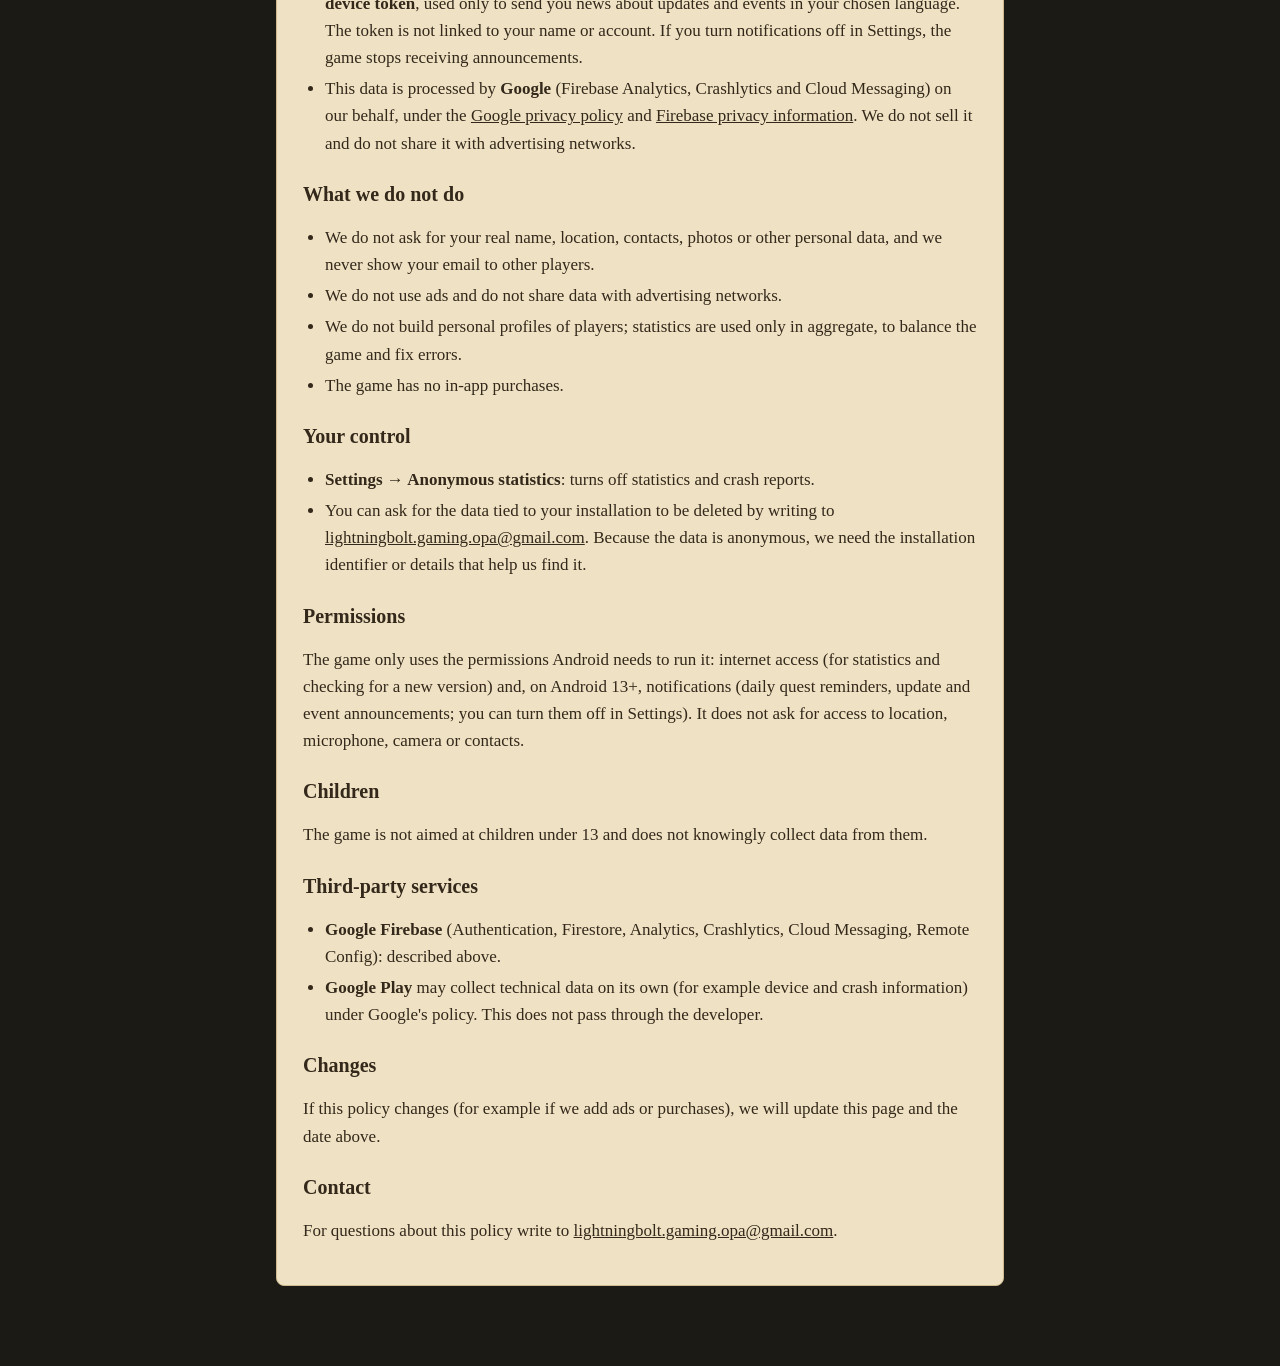
<file: privacy.html>
<!doctype html>
<html lang="ro">
<head>
<meta charset="utf-8">
<meta name="viewport" content="width=device-width, initial-scale=1">
<title>Kalenoth – Politică de confidențialitate</title>
<meta name="description" content="Politica de confidențialitate a jocului Kalenoth. / Kalenoth privacy policy.">
<link rel="icon" type="image/png" href="images/icon.png">
<link rel="stylesheet" href="legal.css">
</head>
<body>
<div class="wrap">
  <header class="bar">
    <a class="home" href="./"><img src="images/icon.png" alt=""><strong>Kalenoth</strong></a>
    <div class="lang">
      <button type="button" data-lang="ro">RO</button>
      <button type="button" data-lang="en">EN</button>
    </div>
  </header>

  <!-- Source text: PlayStore/privacy_policy_ro_en.md. Keep both in sync. -->
  <article lang="ro" data-lang="ro">
    <h1>Politică de confidențialitate</h1>
    <p class="meta">Ultima actualizare: 09.11.2026<br>
      Dezvoltator: <b>Sergiu Oprea</b> · Aplicație: <b>Kalenoth</b> (<code>com.sergiu.kalenoth</code>)<br>
      Contact: <a href="mailto:lightningbolt.gaming.opa@gmail.com">lightningbolt.gaming.opa@gmail.com</a></p>

    <h2>Pe scurt</h2>
    <p>Kalenoth are un <b>cont de joc</b> (ca oaspete sau cu Google), necesar pentru numele eroului și pentru ideile și voturile din evenimente. Nu colectăm locație, contacte, fotografii sau alte date personale. Jocul trimite și <b>statistici anonime de utilizare și rapoarte de erori</b> prin Google Firebase, ca să îl putem îmbunătăți. Le poți opri oricând din <b>Setări → Statistici anonime</b>. Îți poți șterge contul oricând din <b>Setări → Cont → Șterge contul</b>.</p>

    <h2>Contul de joc</h2>
    <ul>
      <li><b>Ca oaspete:</b> creăm un cont anonim (un identificator generat de Firebase Authentication) și un profil cu <b>numele eroului</b> ales de tine (3–16 caractere, fără date personale reale, te rugăm). Nu cerem e-mail.</li>
      <li><b>Cu Google:</b> dacă alegi „Continuă cu Google” sau „Leagă Google”, Firebase Authentication primește de la Google un identificator al contului și, în unele cazuri, adresa de e-mail asociată. Noi nu folosim e-mailul în joc și nu îl afișăm altor jucători.</li>
      <li><b>Ce vede restul jucătorilor:</b> numele eroului, urmat de un număr scurt (de exemplu „Ana #1234”), pe <b>ideile pe care le trimiți</b> în evenimente. Ideile și voturile (like / dislike) sunt vizibile tuturor jucătorilor.</li>
      <li><b>Ce stocăm pe serverele noastre (Firebase / Google):</b> identificatorul contului, numele eroului, tipul contului (oaspete sau Google), data creării și a ultimei activități, dacă contul e blocat, ideile trimise, voturile și rapoartele tale.</li>
      <li><b>Conținut al jucătorilor și moderare:</b> ideile pot fi raportate de alți jucători din joc; ideile raportate de mai multe ori sunt ascunse automat, iar noi putem ascunde sau șterge idei și bloca sau șterge conturi care încalcă regulile (insulte, spam, date personale).</li>
      <li><b>Ștergerea contului:</b> din joc, <b>Setări → Cont → Șterge contul</b> șterge profilul și contul de autentificare. Poți cere ștergerea și ideilor tale, sau ștergerea contului fără să ai jocul instalat, scriind la <a href="mailto:lightningbolt.gaming.opa@gmail.com">lightningbolt.gaming.opa@gmail.com</a> cu numele eroului, sau prin <a href="delete-account.html">pagina de ștergere a contului</a>. Progresul jocului rămâne doar pe telefonul tău și se șterge odată cu datele aplicației.</li>
    </ul>

    <h2>Ce date există și unde sunt</h2>
    <ul>
      <li><b>Progresul jocului</b> (nivelul eroului, resursele, casa, misiunile, setările, limba) este salvat într-un fișier local, <b>pe telefonul tău</b>. Nu este trimis nicăieri de joc.</li>
      <li>Dacă backup-ul Google al telefonului este pornit (Setări Android → Backup), Android include progresul în copia de rezervă a dispozitivului, păstrată de Google în contul tău, ca să-l regăsești pe un telefon nou sau după reinstalare. Noi nu avem acces la această copie. Dacă backup-ul e oprit și dezinstalezi jocul sau ștergi datele aplicației, progresul se pierde.</li>
      <li><b>Statistici anonime și rapoarte de erori</b> (doar dacă bifa „Statistici anonime” e pornită, implicit este):
        <ul>
          <li>evenimente din joc: nivel atins, misiuni terminate, bossi învinși, moartea eroului (cu numele mobului), obiecte făcute la forjă sau banc, capitolul vizitat, limba aleasă;</li>
          <li>informații tehnice: modelul telefonului, versiunea Android, versiunea jocului, țara aproximativă, durata sesiunilor;</li>
          <li>un identificator anonim al instalării (generat de Firebase, nu e legat de numele sau contul tău);</li>
          <li>rapoarte de erori (Firebase Crashlytics) când jocul se oprește neașteptat.</li>
        </ul>
      </li>
      <li><b>Notificări push</b> (doar cât notificările sunt pornite): Firebase Cloud Messaging generează un <b>token al dispozitivului</b>, folosit doar ca să primești anunțuri despre actualizări și evenimente, în limba aleasă. Tokenul nu e legat de numele sau contul tău. Dacă oprești notificările din Setări, jocul nu mai primește anunțuri.</li>
      <li>Aceste date sunt procesate de <b>Google</b> (Firebase Analytics, Crashlytics și Cloud Messaging) în numele nostru, conform <a href="https://policies.google.com/privacy">politicii Google</a> și a <a href="https://firebase.google.com/support/privacy">Firebase</a>. Nu le vindem și nu le partajăm cu rețele de publicitate.</li>
    </ul>

    <h2>Ce nu facem</h2>
    <ul>
      <li>Nu cerem numele tău real, locația, contactele, fotografiile sau alte date personale, și nu afișăm e-mailul altor jucători.</li>
      <li>Nu folosim reclame și nu partajăm date cu rețele de publicitate.</li>
      <li>Nu creăm profiluri personale ale jucătorilor; statisticile sunt folosite doar agregat, pentru echilibrarea jocului și remedierea erorilor.</li>
      <li>Jocul nu are cumpărături în aplicație.</li>
    </ul>

    <h2>Controlul tău</h2>
    <ul>
      <li><b>Setări → Statistici anonime</b>: oprește trimiterea statisticilor și a rapoartelor de erori.</li>
      <li>Poți cere ștergerea datelor asociate instalării tale scriind la <a href="mailto:lightningbolt.gaming.opa@gmail.com">lightningbolt.gaming.opa@gmail.com</a>. Fiindcă datele sunt anonime, avem nevoie de identificatorul instalării sau de detalii care ne ajută să o găsim.</li>
    </ul>

    <h2>Permisiuni</h2>
    <p>Jocul folosește doar permisiunile necesare funcționării pe Android: acces la internet (pentru statistici și verificarea versiunii noi) și, pe Android 13+, notificări (reamintiri de misiuni zilnice, anunțuri de actualizări și evenimente; le poți opri din Setări). Nu cere acces la locație, microfon, cameră sau contacte.</p>

    <h2>Copii</h2>
    <p>Jocul nu este destinat copiilor sub 13 ani și nu colectează cu bună știință date de la ei.</p>

    <h2>Servicii ale terților</h2>
    <ul>
      <li><b>Google Firebase</b> (Authentication, Firestore, Analytics, Crashlytics, Cloud Messaging, Remote Config): descris mai sus.</li>
      <li><b>Google Play</b> poate colecta pe cont propriu date tehnice (de exemplu informații despre dispozitiv și erori) conform politicii Google. Acestea nu trec prin dezvoltator.</li>
    </ul>

    <h2>Modificări</h2>
    <p>Dacă politica se schimbă (de exemplu dacă adăugăm reclame sau cumpărături), actualizăm această pagină și data de sus.</p>

    <h2>Contact</h2>
    <p>Pentru întrebări despre această politică scrie-ne la <a href="mailto:lightningbolt.gaming.opa@gmail.com">lightningbolt.gaming.opa@gmail.com</a>.</p>
  </article>

  <article lang="en" data-lang="en">
    <h1>Privacy Policy</h1>
    <p class="meta">Last updated: 09.11.2026<br>
      Developer: <b>Sergiu Oprea</b> · App: <b>Kalenoth</b> (<code>com.sergiu.kalenoth</code>)<br>
      Contact: <a href="mailto:lightningbolt.gaming.opa@gmail.com">lightningbolt.gaming.opa@gmail.com</a></p>

    <h2>In short</h2>
    <p>Kalenoth has a <b>game account</b> (as a guest or with Google), needed for your hero's name and for the ideas and votes in events. We do not collect location, contacts, photos or other personal data. The game also sends <b>anonymous usage statistics and crash reports</b> through Google Firebase so we can improve it. You can turn this off at any time in <b>Settings → Anonymous statistics</b>. You can delete your account at any time in <b>Settings → Account → Delete account</b>.</p>

    <h2>The game account</h2>
    <ul>
      <li><b>As a guest:</b> we create an anonymous account (an identifier generated by Firebase Authentication) and a profile with the <b>hero name</b> you choose (3–16 characters; please do not use real personal data). We do not ask for an email.</li>
      <li><b>With Google:</b> if you choose "Continue with Google" or "Link Google", Firebase Authentication receives an account identifier from Google and, in some cases, the associated email address. We do not use the email in the game and never show it to other players.</li>
      <li><b>What other players see:</b> your hero name followed by a short number (for example "Ana #1234") on the <b>ideas you send</b> in events. Ideas and votes (like / dislike) are visible to all players.</li>
      <li><b>What we store on our servers (Firebase / Google):</b> the account identifier, hero name, account type (guest or Google), creation and last activity dates, whether the account is blocked, and the ideas, votes and reports you submit.</li>
      <li><b>Player content and moderation:</b> other players can report ideas in the game; ideas reported several times are hidden automatically, and we can hide or delete ideas and block or delete accounts that break the rules (insults, spam, personal data).</li>
      <li><b>Deleting your account:</b> in the game, <b>Settings → Account → Delete account</b> deletes the profile and the sign-in account. You can also ask for your ideas to be deleted, or for the account to be deleted without having the game installed, by writing to <a href="mailto:lightningbolt.gaming.opa@gmail.com">lightningbolt.gaming.opa@gmail.com</a> with your hero name, or through the <a href="delete-account.html">account deletion page</a>. Game progress stays only on your phone and is deleted with the app data.</li>
    </ul>

    <h2>What data exists and where it is</h2>
    <ul>
      <li><b>Game progress</b> (hero level, resources, house, quests, settings, language) is saved in a local file <b>on your phone</b>. The game itself does not send it anywhere.</li>
      <li>If your phone's Google backup is on (Android Settings → Backup), Android includes your progress in the device backup kept by Google in your account, so it comes back on a new phone or after reinstalling. We have no access to that backup. If backup is off and you uninstall the game or clear the app's data, your progress is lost.</li>
      <li><b>Anonymous statistics and crash reports</b> (only while the "Anonymous statistics" switch is on, which is the default):
        <ul>
          <li>game events: level reached, quests completed, bosses defeated, hero deaths (with the name of the mob), items crafted or smelted, chapter visited, chosen language;</li>
          <li>technical information: phone model, Android version, game version, approximate country, session length;</li>
          <li>an anonymous installation identifier (generated by Firebase, not linked to your name or account);</li>
          <li>crash reports (Firebase Crashlytics) when the game stops unexpectedly.</li>
        </ul>
      </li>
      <li><b>Push notifications</b> (only while notifications are on): Firebase Cloud Messaging generates a <b>device token</b>, used only to send you news about updates and events in your chosen language. The token is not linked to your name or account. If you turn notifications off in Settings, the game stops receiving announcements.</li>
      <li>This data is processed by <b>Google</b> (Firebase Analytics, Crashlytics and Cloud Messaging) on our behalf, under the <a href="https://policies.google.com/privacy">Google privacy policy</a> and <a href="https://firebase.google.com/support/privacy">Firebase privacy information</a>. We do not sell it and do not share it with advertising networks.</li>
    </ul>

    <h2>What we do not do</h2>
    <ul>
      <li>We do not ask for your real name, location, contacts, photos or other personal data, and we never show your email to other players.</li>
      <li>We do not use ads and do not share data with advertising networks.</li>
      <li>We do not build personal profiles of players; statistics are used only in aggregate, to balance the game and fix errors.</li>
      <li>The game has no in-app purchases.</li>
    </ul>

    <h2>Your control</h2>
    <ul>
      <li><b>Settings → Anonymous statistics</b>: turns off statistics and crash reports.</li>
      <li>You can ask for the data tied to your installation to be deleted by writing to <a href="mailto:lightningbolt.gaming.opa@gmail.com">lightningbolt.gaming.opa@gmail.com</a>. Because the data is anonymous, we need the installation identifier or details that help us find it.</li>
    </ul>

    <h2>Permissions</h2>
    <p>The game only uses the permissions Android needs to run it: internet access (for statistics and checking for a new version) and, on Android 13+, notifications (daily quest reminders, update and event announcements; you can turn them off in Settings). It does not ask for access to location, microphone, camera or contacts.</p>

    <h2>Children</h2>
    <p>The game is not aimed at children under 13 and does not knowingly collect data from them.</p>

    <h2>Third-party services</h2>
    <ul>
      <li><b>Google Firebase</b> (Authentication, Firestore, Analytics, Crashlytics, Cloud Messaging, Remote Config): described above.</li>
      <li><b>Google Play</b> may collect technical data on its own (for example device and crash information) under Google's policy. This does not pass through the developer.</li>
    </ul>

    <h2>Changes</h2>
    <p>If this policy changes (for example if we add ads or purchases), we will update this page and the date above.</p>

    <h2>Contact</h2>
    <p>For questions about this policy write to <a href="mailto:lightningbolt.gaming.opa@gmail.com">lightningbolt.gaming.opa@gmail.com</a>.</p>
  </article>
</div>
<script src="legal.js"></script>
</body>
</html>
</file>
<file: legal.css>
/* Shared look of the privacy and account deletion pages (same palette as index.html). */
:root {
  --bg: #1c1a15;
  --paper: #efe2c4;
  --paper-edge: #cdb98d;
  --ink: #33281a;
  --ink-soft: #6a5a42;
  --gold: #d9ad55;
  --text-on-bg: #eadfc8;
}
* { box-sizing: border-box; }
body {
  margin: 0;
  background: var(--bg);
  color: var(--text-on-bg);
  font: 17px/1.6 Georgia, "Times New Roman", serif;
}
.wrap { max-width: 760px; margin: 0 auto; padding: 0 16px 64px; }
.bar { display: flex; align-items: center; gap: 12px; padding: 20px 0 16px; }
.home { display: flex; align-items: center; gap: 12px; color: inherit; text-decoration: none; }
.home img { width: 44px; height: 44px; border-radius: 10px; }
.home strong { font-size: 22px; color: var(--gold); letter-spacing: .02em; }
.lang { margin-left: auto; display: flex; gap: 4px; }
button {
  font: inherit;
  font-size: 15px;
  min-height: 40px;
  padding: 6px 14px;
  color: var(--text-on-bg);
  background: transparent;
  border: 1px solid #5c5340;
  border-radius: 6px;
  cursor: pointer;
}
button:hover { border-color: var(--gold); }
button:focus-visible { outline: 2px solid var(--gold); outline-offset: 2px; }
button[aria-pressed="true"] { background: var(--gold); border-color: var(--gold); color: #2a2010; }
article {
  background: var(--paper);
  color: var(--ink);
  border: 1px solid var(--paper-edge);
  border-radius: 8px;
  padding: 24px 26px;
  margin-bottom: 16px;
  overflow-wrap: anywhere;
}
h1 { font-size: 28px; line-height: 1.2; margin: 0 0 8px; }
h2 { font-size: 20px; line-height: 1.3; margin: 24px 0 8px; }
.meta, .foot { color: var(--ink-soft); font-size: 15px; }
a { color: inherit; }
ul, ol { padding-left: 22px; }
li { margin: 4px 0; }
code { font-size: 14px; }
table { width: 100%; border-collapse: collapse; font-size: 15px; }
td, th { text-align: left; vertical-align: top; padding: 6px 8px; border-top: 1px solid var(--paper-edge); }
[hidden] { display: none !important; }
@media (max-width: 520px) {
  h1 { font-size: 24px; }
  article { padding: 18px 16px; }
}
</file>
